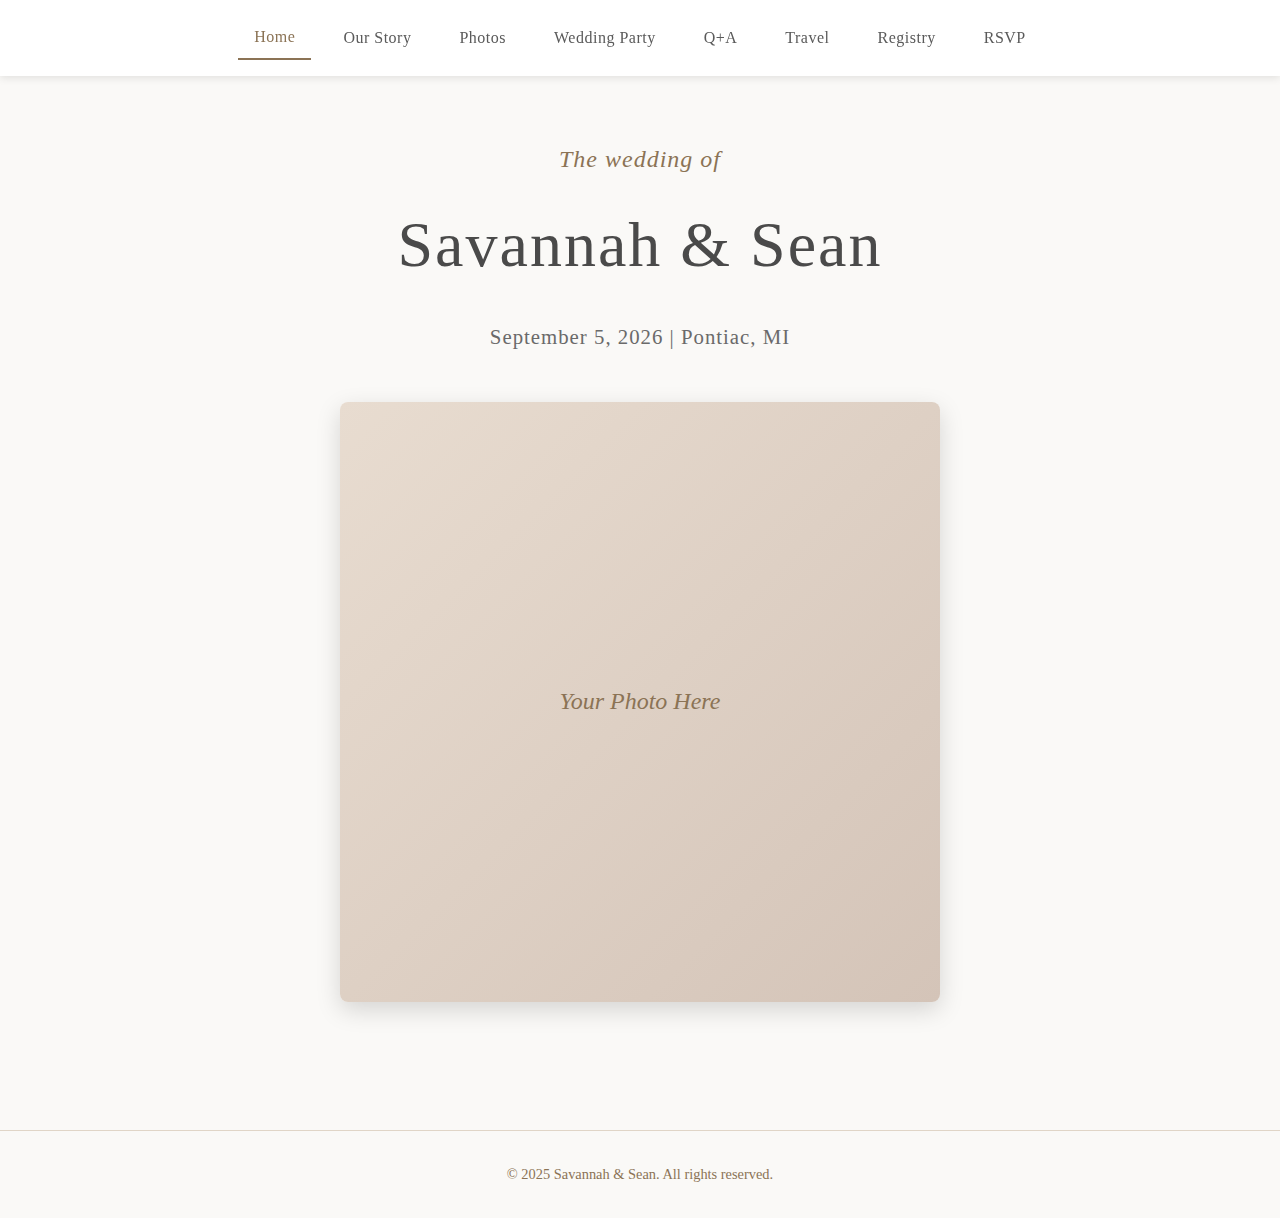
<file: index.html>
<!DOCTYPE html>
<html lang="en">
<head>
    <meta charset="UTF-8">
    <meta name="viewport" content="width=device-width, initial-scale=1.0">
    <title>Savannah & Sean | September 5, 2026</title>
    <link rel="stylesheet" href="styles.css">
</head>
<body>
    <!-- Navigation Header -->
    <nav class="navbar">
        <div class="nav-container">
            <ul class="nav-menu">
                <li class="nav-item"><a href="index.html" class="nav-link active">Home</a></li>
                <li class="nav-item"><a href="#" class="nav-link">Our Story</a></li>
                <li class="nav-item"><a href="#" class="nav-link">Photos</a></li>
                <li class="nav-item"><a href="#" class="nav-link">Wedding Party</a></li>
                <li class="nav-item"><a href="#" class="nav-link">Q+A</a></li>
                <li class="nav-item"><a href="#" class="nav-link">Travel</a></li>
                <li class="nav-item"><a href="#" class="nav-link">Registry</a></li>
                <li class="nav-item"><a href="#" class="nav-link">RSVP</a></li>
            </ul>
        </div>
    </nav>

    <!-- Hero Section -->
    <main class="hero-section">
        <div class="hero-content">
            <h2 class="subtitle">The wedding of</h2>
            <h1 class="couple-names">Savannah & Sean</h1>
            <p class="wedding-details">September 5, 2026 | Pontiac, MI</p>
        </div>

        <!-- Photo Section -->
        <div class="photo-container">
            <div class="photo-placeholder">
                <p>Your Photo Here</p>
            </div>
        </div>
    </main>

    <!-- Footer -->
    <footer class="footer">
        <p>&copy; 2025 Savannah & Sean. All rights reserved.</p>
    </footer>
</body>
</html>
</file>
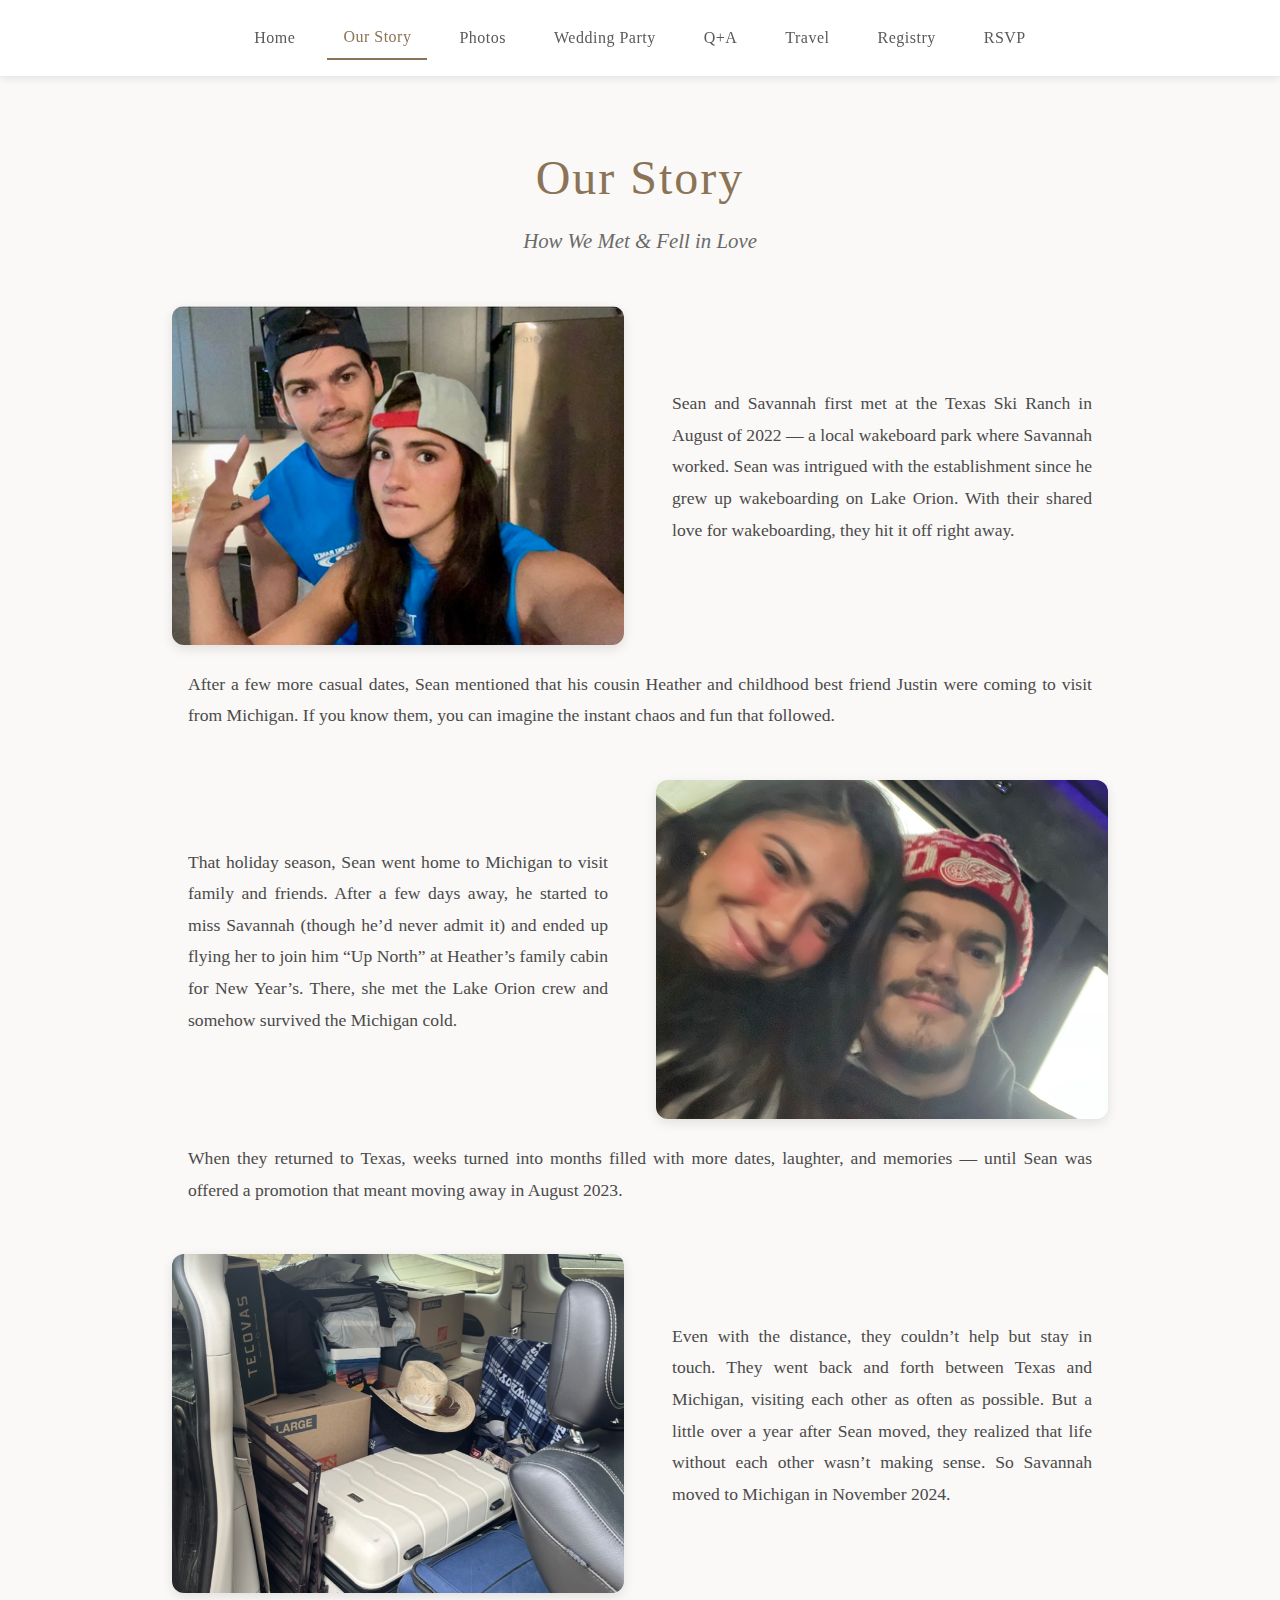
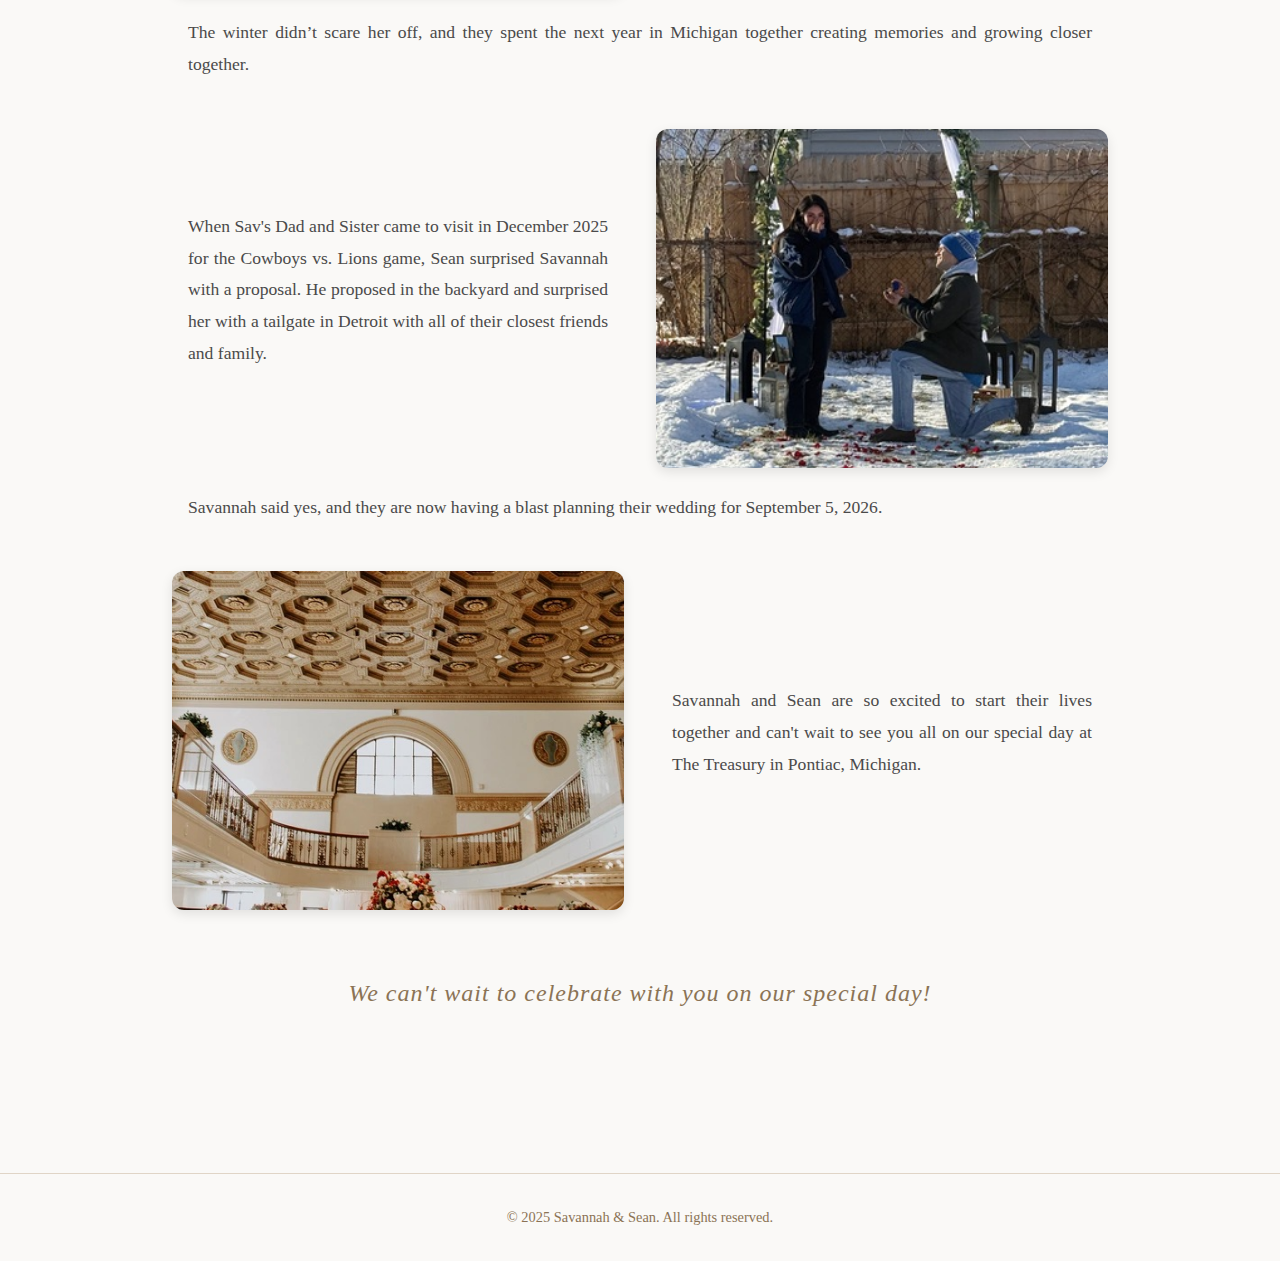
<file: ourstory.html>
<!DOCTYPE html>
<html lang="en">
<head>
    <meta charset="UTF-8">
    <meta name="viewport" content="width=device-width, initial-scale=1.0">
    <title>Our Story | Savannah & Sean</title>
    
    <!-- Open Graph / Facebook / iMessage -->
    <meta property="og:type" content="website">
    <meta property="og:url" content="https://savandsean.com/ourstory.html">
    <meta property="og:title" content="Our Story | Savannah & Sean">
    <meta property="og:description" content="Read about how Savannah and Sean met and fell in love. Wedding on September 5, 2026">
    <meta property="og:image" content="https://savandsean.com/media/savseanhomepage.jpeg">
    <meta property="og:image:width" content="1200">
    <meta property="og:image:height" content="630">
    
    <!-- Twitter / iMessage -->
    <meta name="twitter:card" content="summary_large_image">
    <meta name="twitter:url" content="https://savandsean.com/ourstory.html">
    <meta name="twitter:title" content="Our Story | Savannah & Sean">
    <meta name="twitter:description" content="Read about how Savannah and Sean met and fell in love. Wedding on September 5, 2026">
    <meta name="twitter:image" content="https://savandsean.com/media/savseanhomepage.jpeg">
    
    <link rel="stylesheet" href="styles.css">
</head>
<body>
    <!-- Navigation Header -->
    <div class="nav-overlay" id="navOverlay"></div>
    <nav class="navbar">
        <div class="nav-container">
            <div class="nav-brand">Savannah & Sean</div>
            <button class="nav-toggle" id="navToggle" aria-label="Toggle navigation">
                <span class="hamburger"></span>
                <span class="hamburger"></span>
                <span class="hamburger"></span>
            </button>
            <ul class="nav-menu" id="navMenu">
                <li class="nav-item"><a href="index.html" class="nav-link">Home</a></li>
                <li class="nav-item"><a href="ourstory.html" class="nav-link active">Our Story</a></li>
                <li class="nav-item"><a href="photos.html" class="nav-link">Photos</a></li>
                <li class="nav-item"><a href="party.html" class="nav-link">Wedding Party</a></li>
                <li class="nav-item"><a href="qa.html" class="nav-link">Q+A</a></li>
                <li class="nav-item"><a href="#" class="nav-link">Travel</a></li>
                <li class="nav-item"><a href="#" class="nav-link">Registry</a></li>
                <li class="nav-item"><a href="rsvp.html" class="nav-link">RSVP</a></li>
            </ul>
        </div>
    </nav>

    <!-- Our Story Section -->
    <main class="story-section">
        <div class="story-container">
            <h1 class="story-title">Our Story</h1>
            <p class="story-subtitle">How We Met & Fell in Love</p>

            <!-- Story Block 1: Photo Left, Text Right -->
            <div class="story-block">
                <div class="story-row photo-left">
                    <div class="story-photo">
                        <img src="media/ourstory1.jpeg" alt="Savannah and Sean - Photo 1">
                    </div>
                    <div class="story-text">
                        <p>Sean and Savannah first met at the Texas Ski Ranch in August of 2022 — a local wakeboard park where Savannah worked. Sean was intrigued with the establishment since he grew up wakeboarding on Lake Orion. With their shared love for wakeboarding, they hit it off right away.</p>
                    </div>
                </div>
                <div class="story-row full-width">
                    <p>After a few more casual dates, Sean mentioned that his cousin Heather and childhood best friend Justin were coming to visit from Michigan. If you know them, you can imagine the instant chaos and fun that followed.</p>
                </div>
            </div>

            <!-- Story Block 2: Photo Right, Text Left -->
            <div class="story-block">
                <div class="story-row photo-right">
                    <div class="story-text">
                        <p>That holiday season, Sean went home to Michigan to visit family and friends. After a few days away, he started to miss Savannah (though he’d never admit it) and ended up flying her to join him “Up North” at Heather’s family cabin for New Year’s. There, she met the Lake Orion crew and somehow survived the Michigan cold.</p>
                    </div>
                    <div class="story-photo">
                        <img src="media/ourstory2.jpeg" alt="Savannah and Sean - Photo 2">
                    </div>
                </div>
                <div class="story-row full-width">
                    <p>When they returned to Texas, weeks turned into months filled with more dates, laughter, and memories — until Sean was offered a promotion that meant moving away in August 2023.</p>
                </div>
            </div>

            <!-- Story Block 3: Photo Left, Text Right -->
            <div class="story-block">
                <div class="story-row photo-left">
                    <div class="story-photo">
                        <img src="media/ourstory3.jpeg" alt="Savannah and Sean - Photo 3">
                    </div>
                    <div class="story-text">
                        <p>Even with the distance, they couldn’t help but stay in touch. They went back and forth between Texas and Michigan, visiting each other as often as possible. But a little over a year after Sean moved, they realized that life without each other wasn’t making sense. So Savannah moved to Michigan in November 2024.</p>
                    </div>
                </div>
                <div class="story-row full-width">
                    <p>The winter didn’t scare her off, and they spent the next year in Michigan together creating memories and growing closer together.</p>
                </div>
            </div>

            <!-- Story Block 4: Photo Right, Text Left -->
            <div class="story-block">
                <div class="story-row photo-right">
                    <div class="story-text">
                        <p>When Sav's Dad and Sister came to visit in December 2025 for the Cowboys vs. Lions game, Sean surprised Savannah with a proposal. He proposed in the backyard and surprised her with a tailgate in Detroit with all of their closest friends and family.</p>
                    </div>
                    <div class="story-photo">
                        <img src="media/ourstory4.jpeg" alt="Savannah and Sean - Photo 4">
                    </div>
                </div>
                <div class="story-row full-width">
                    <p>Savannah said yes, and they are now having a blast planning their wedding for September 5, 2026.</p>
                </div>
            </div>

            <!-- Story Block 5: Photo Left, Text Right -->
            <div class="story-block">
                <div class="story-row photo-left">
                    <div class="story-photo">
                        <img src="media/ourstory5.jpeg" alt="Savannah and Sean - Photo 5">
                    </div>
                    <div class="story-text">
                        <p>Savannah and Sean are so excited to start their lives together and can't wait to see you all on our special day at The Treasury in Pontiac, Michigan.</p>
                    </div>
                </div>
            </div>

            <!-- Closing Message -->
            <div class="story-closing">
                <p class="closing-text">We can't wait to celebrate with you on our special day!</p>
            </div>
        </div>
    </main>

    <!-- Footer -->
    <footer class="footer">
        <p>&copy; 2025 Savannah & Sean. All rights reserved.</p>
    </footer>

    <!-- Mobile Navigation Script -->
    <script>
        document.addEventListener('DOMContentLoaded', function() {
            const navToggle = document.getElementById('navToggle');
            const navMenu = document.getElementById('navMenu');
            const navOverlay = document.getElementById('navOverlay');
            
            function closeMenu() {
                if (navToggle) navToggle.classList.remove('active');
                if (navMenu) navMenu.classList.remove('active');
                if (navOverlay) navOverlay.classList.remove('active');
            }
            
            if (navToggle && navMenu) {
                navToggle.addEventListener('click', function() {
                    navToggle.classList.toggle('active');
                    navMenu.classList.toggle('active');
                    if (navOverlay) navOverlay.classList.toggle('active');
                });
                
                // Close menu when clicking on overlay
                if (navOverlay) {
                    navOverlay.addEventListener('click', closeMenu);
                }
                
                // Close menu when clicking on a link
                const navLinks = document.querySelectorAll('.nav-link');
                navLinks.forEach(link => {
                    link.addEventListener('click', closeMenu);
                });
                
                // Close menu when clicking outside
                document.addEventListener('click', function(event) {
                    const isClickInsideNav = navMenu.contains(event.target) || navToggle.contains(event.target);
                    if (!isClickInsideNav && navMenu.classList.contains('active')) {
                        closeMenu();
                    }
                });
            }
        });
    </script>
</body>
</html>
</file>
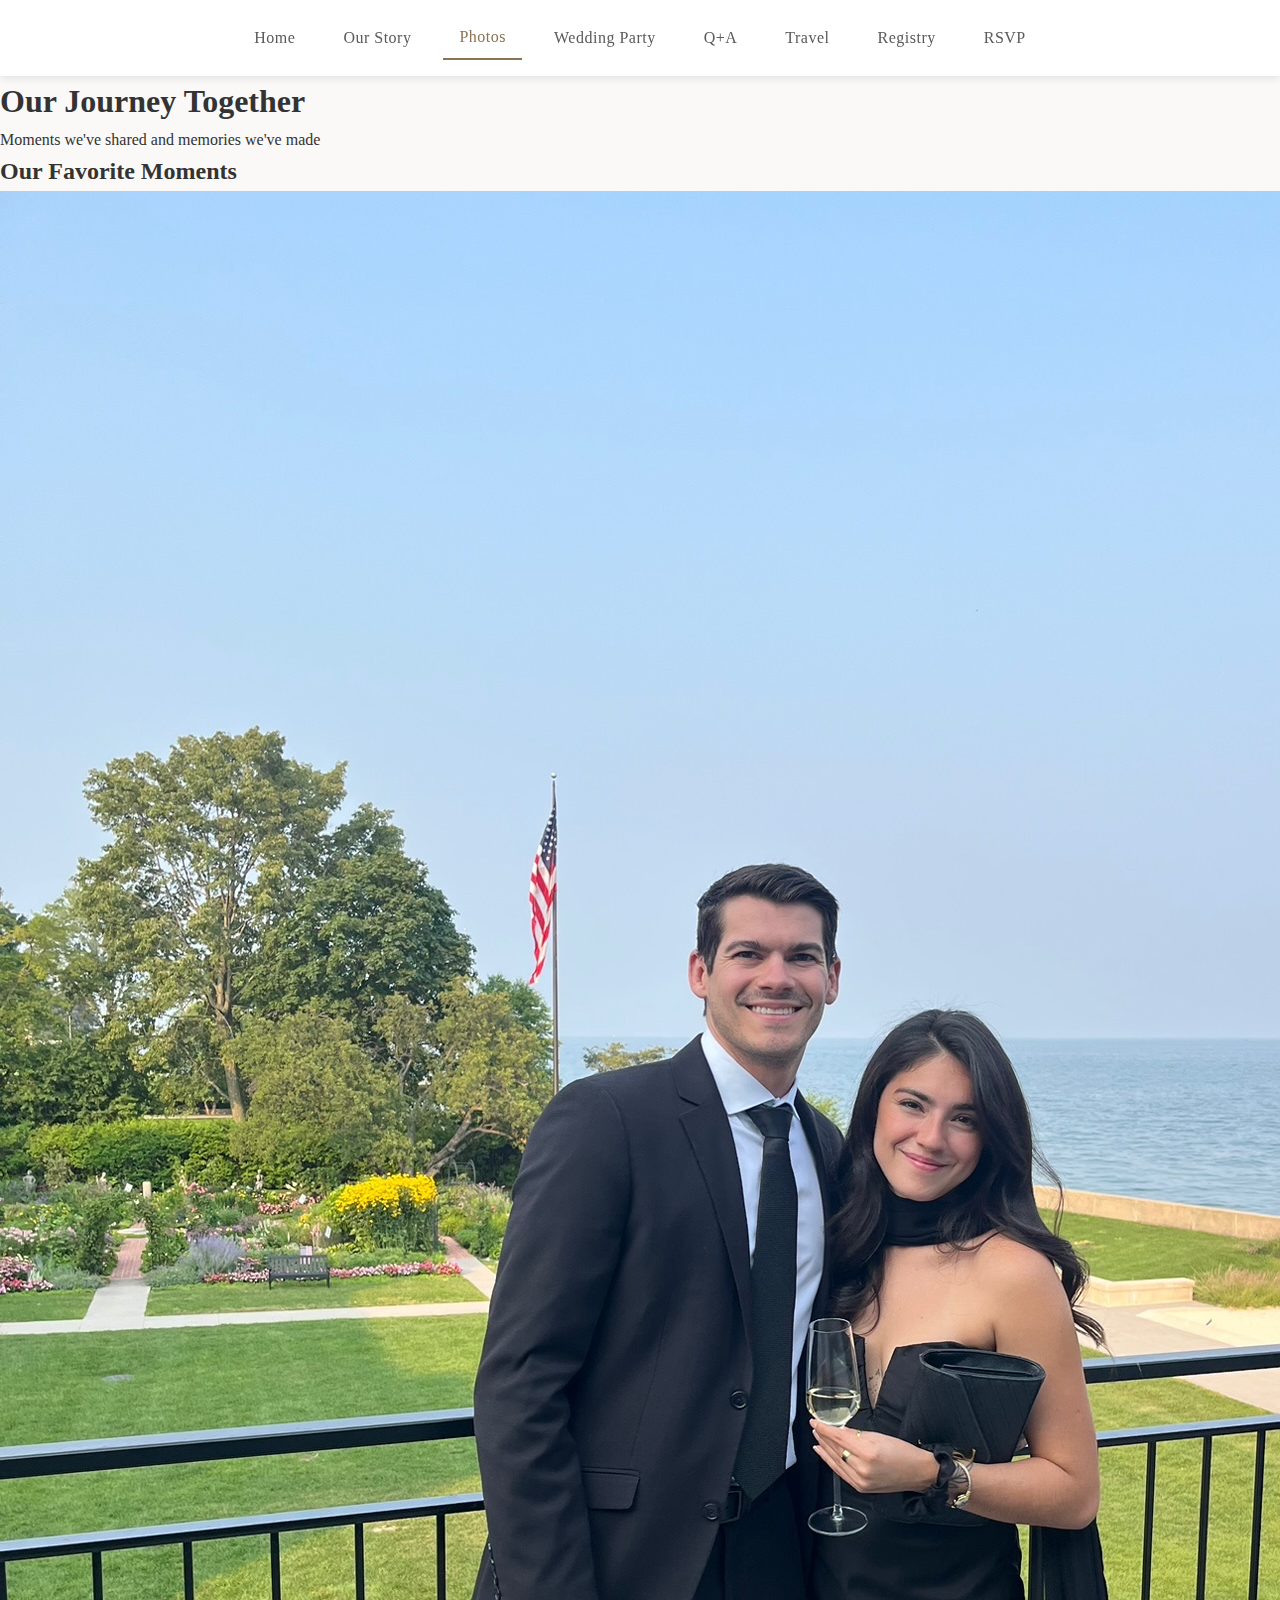
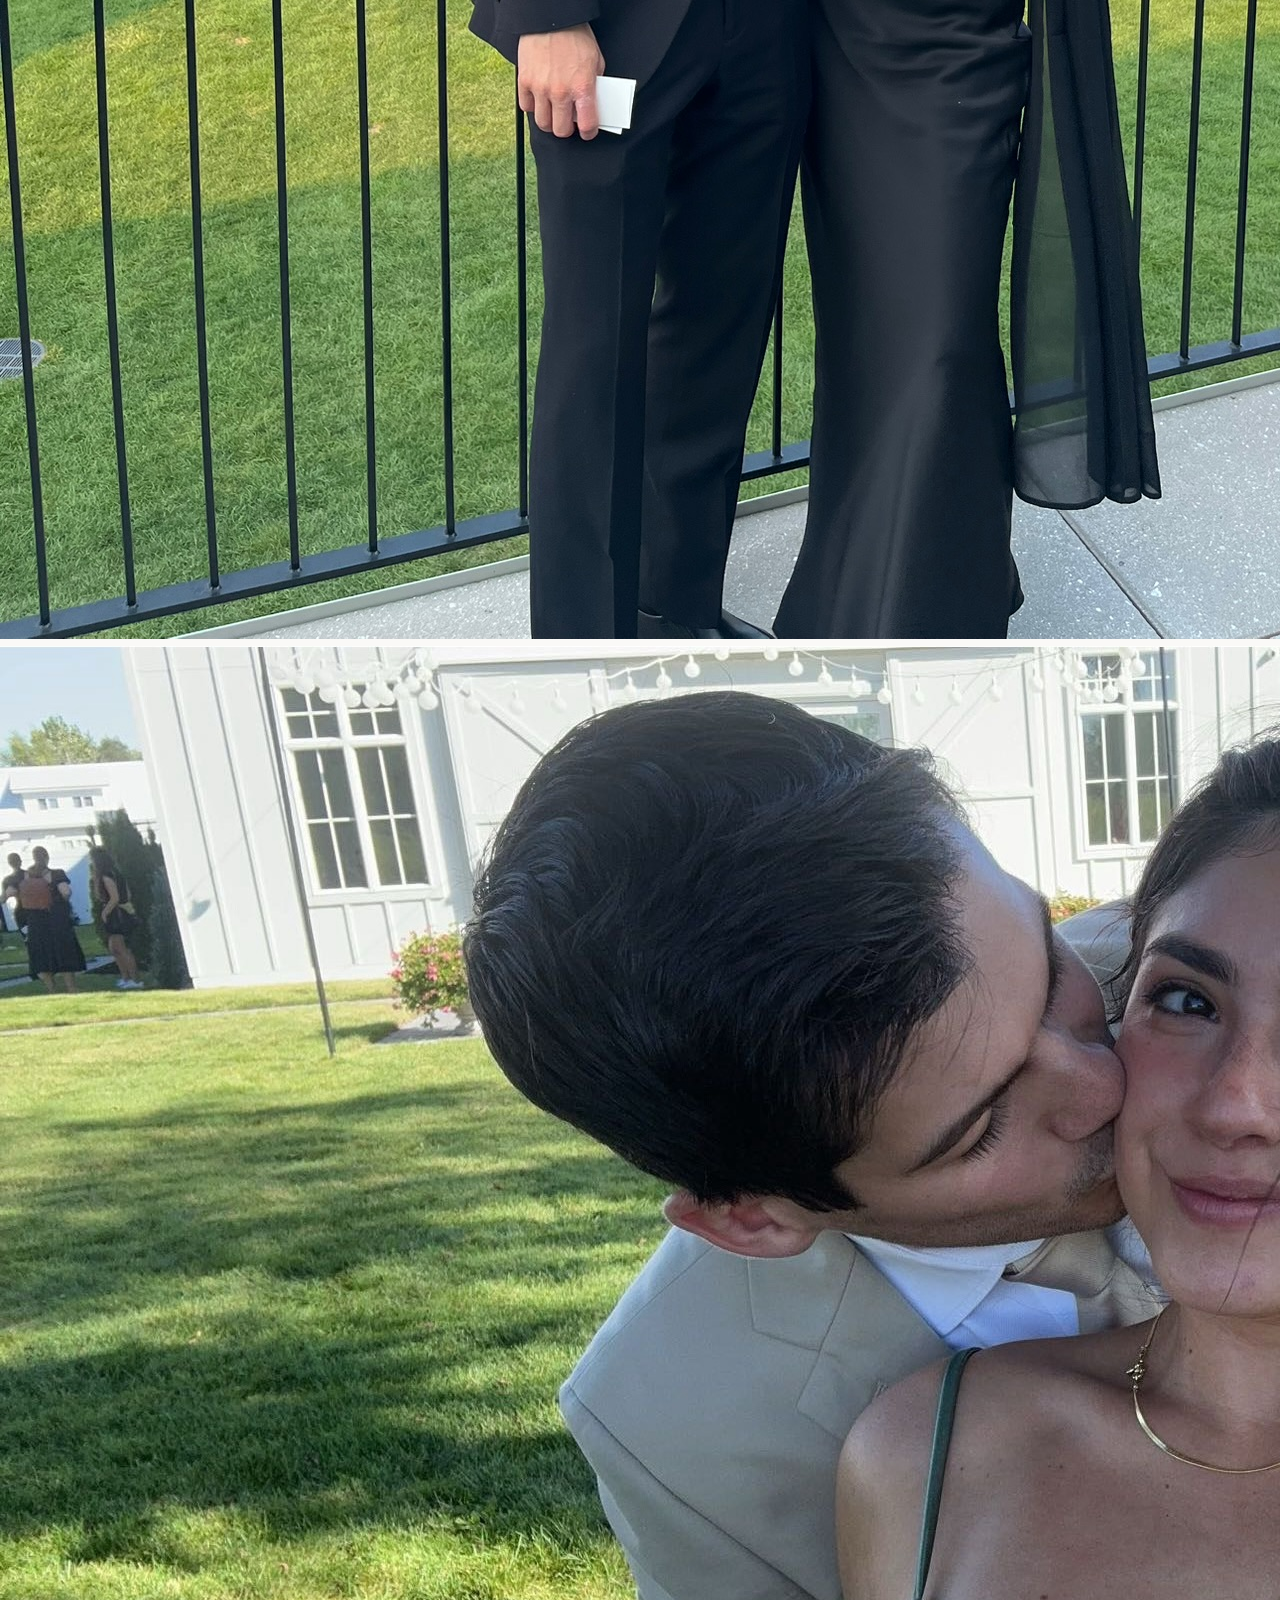
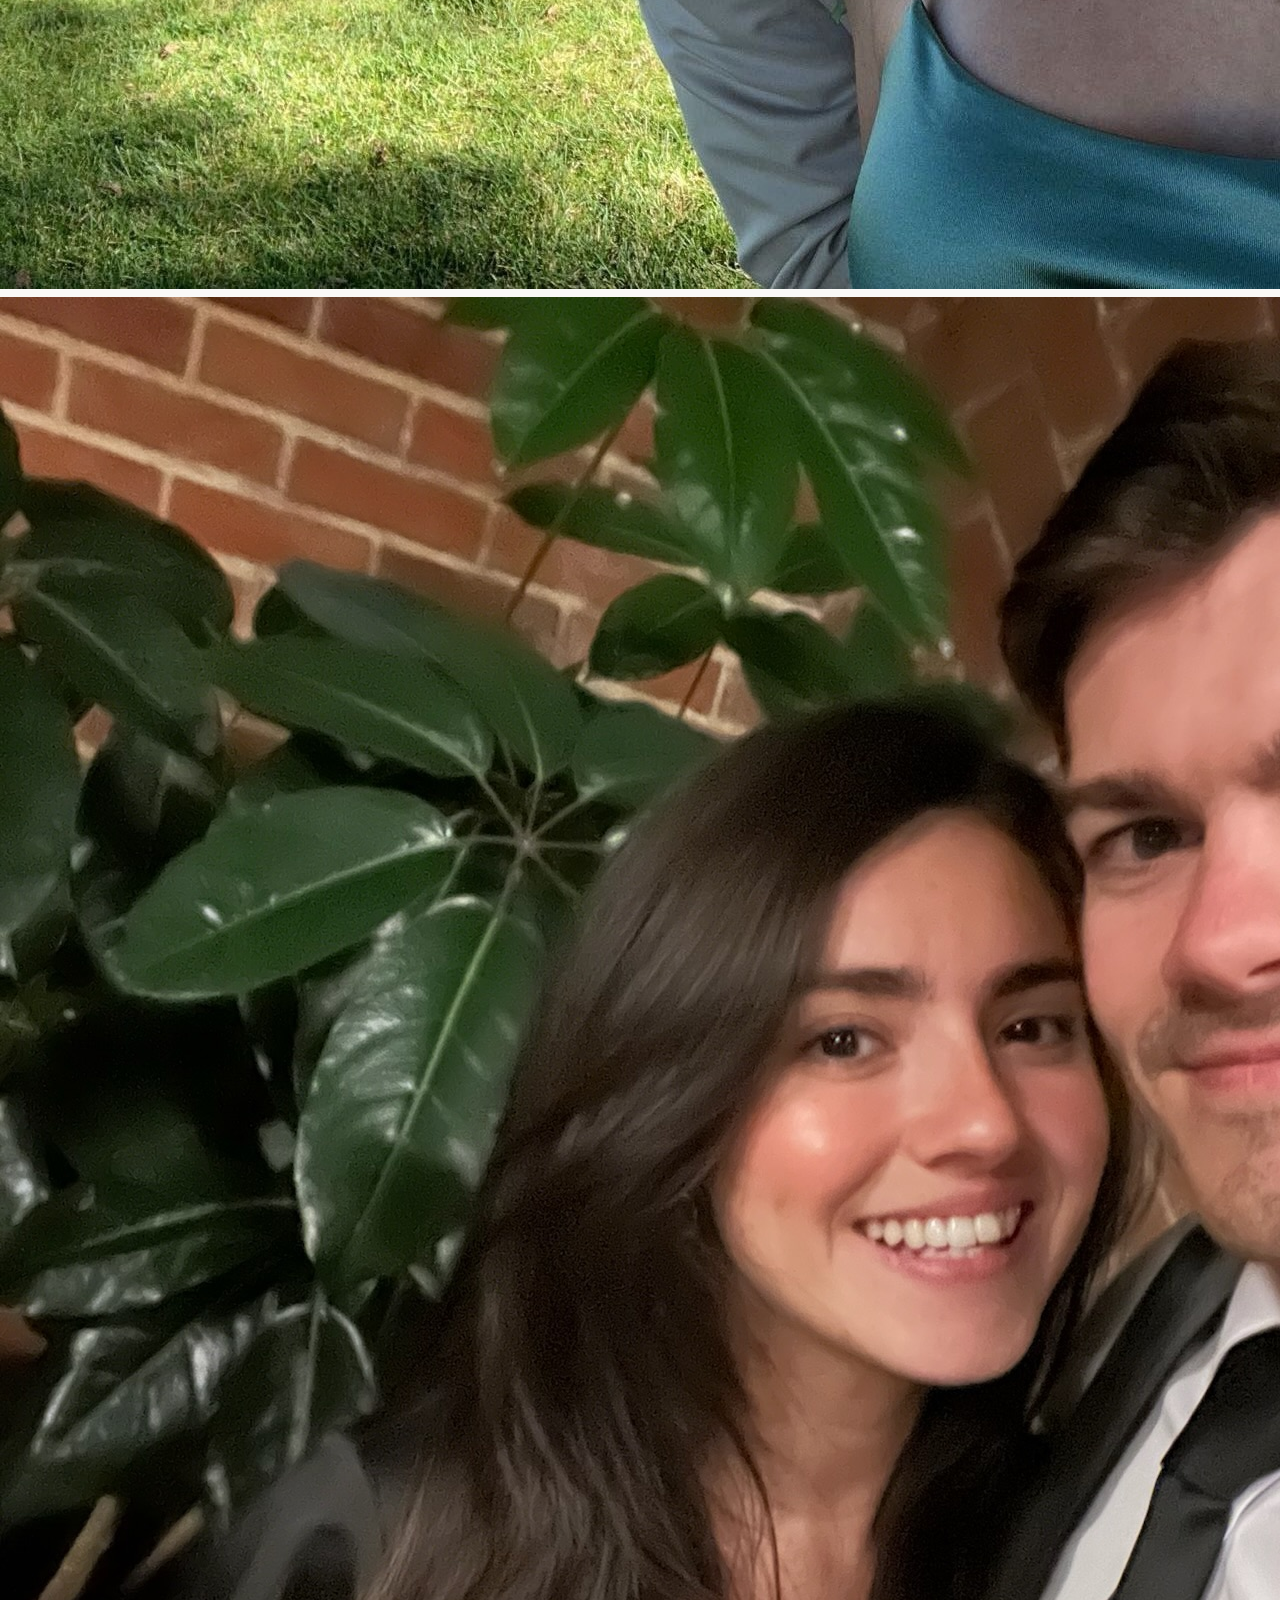
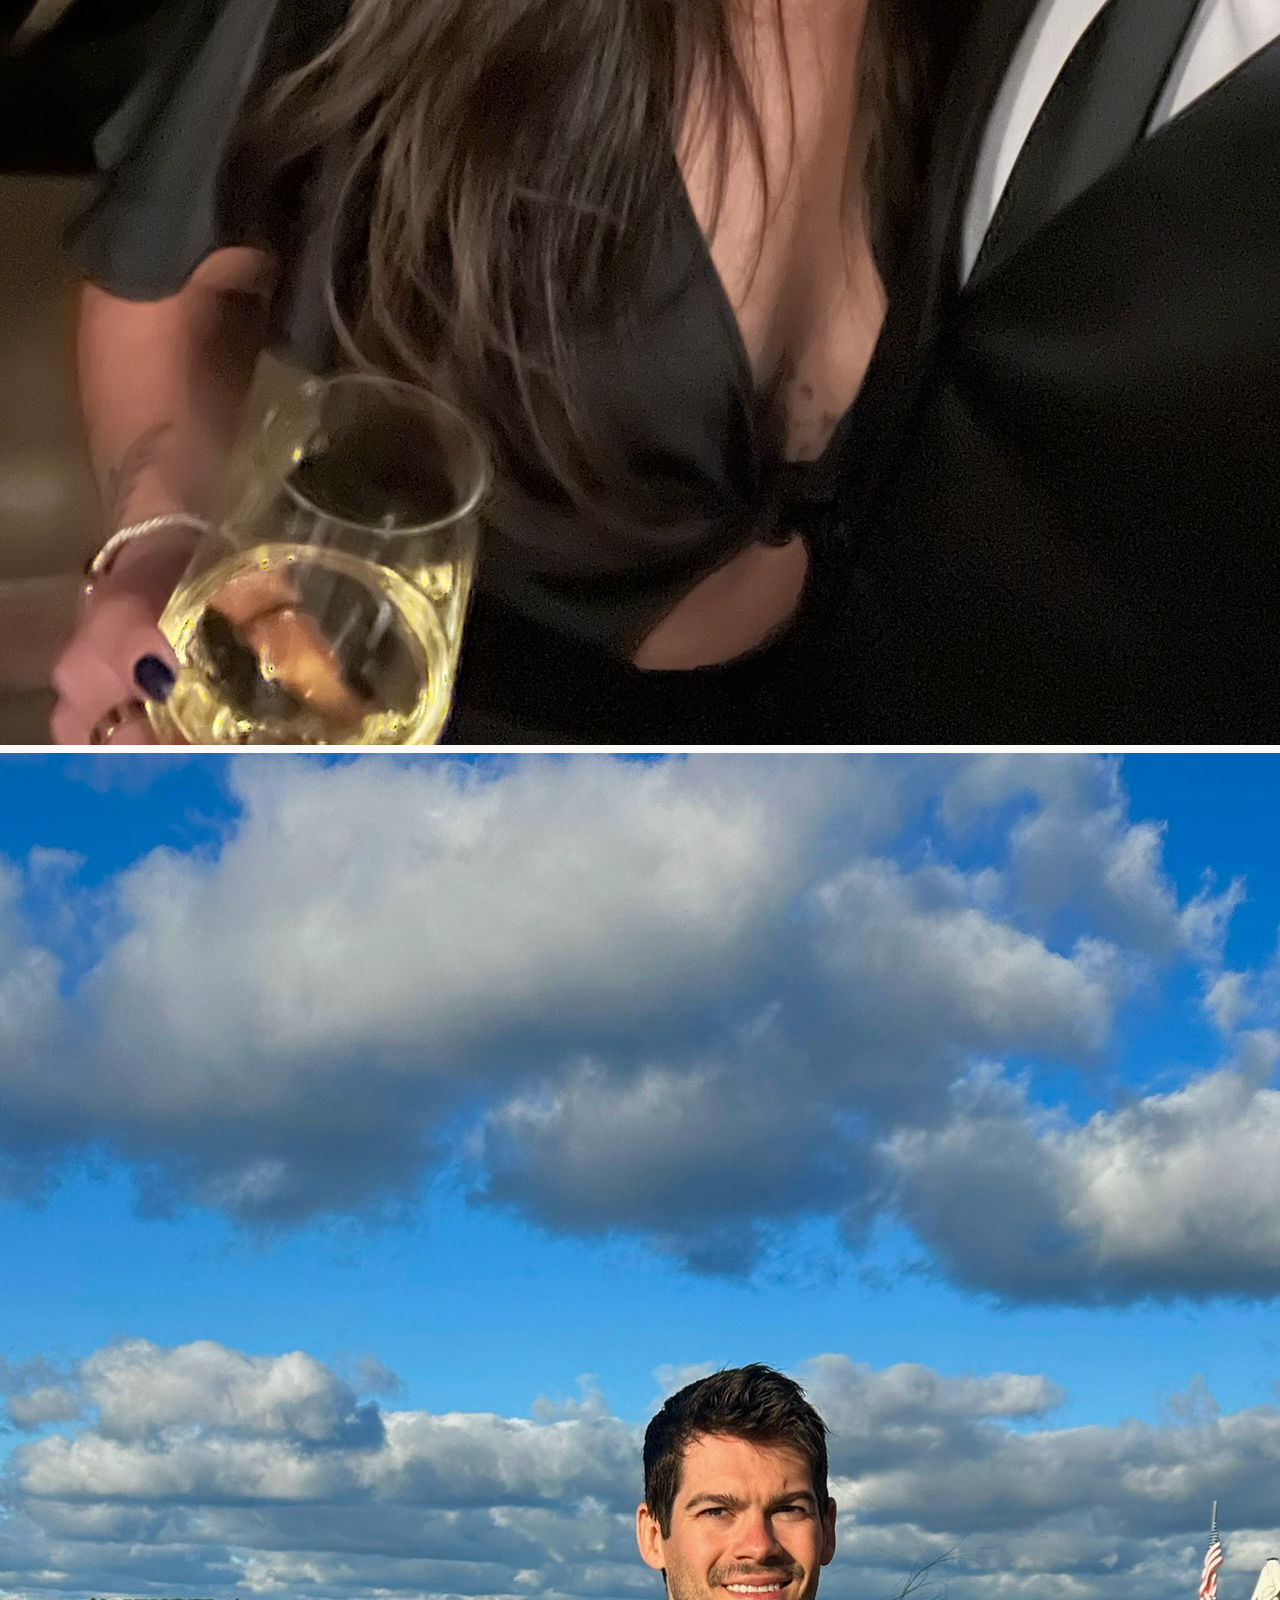
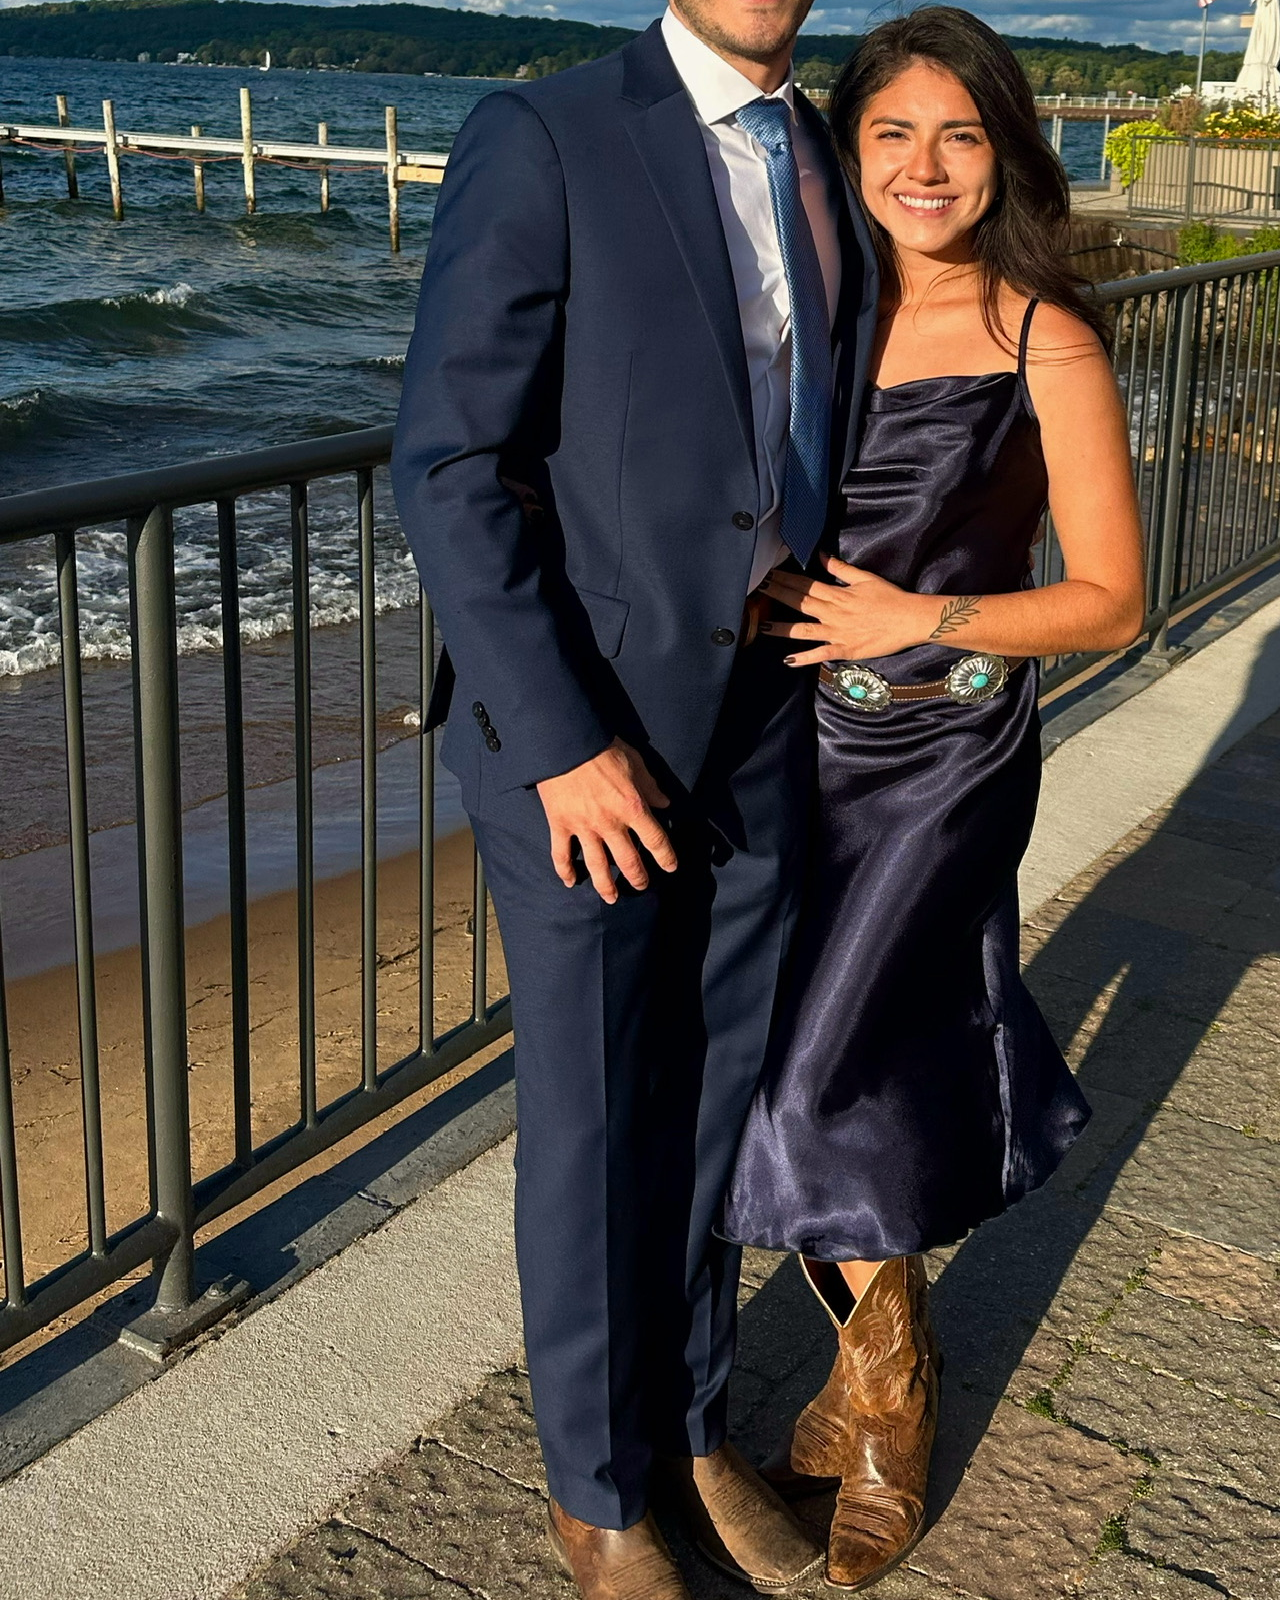
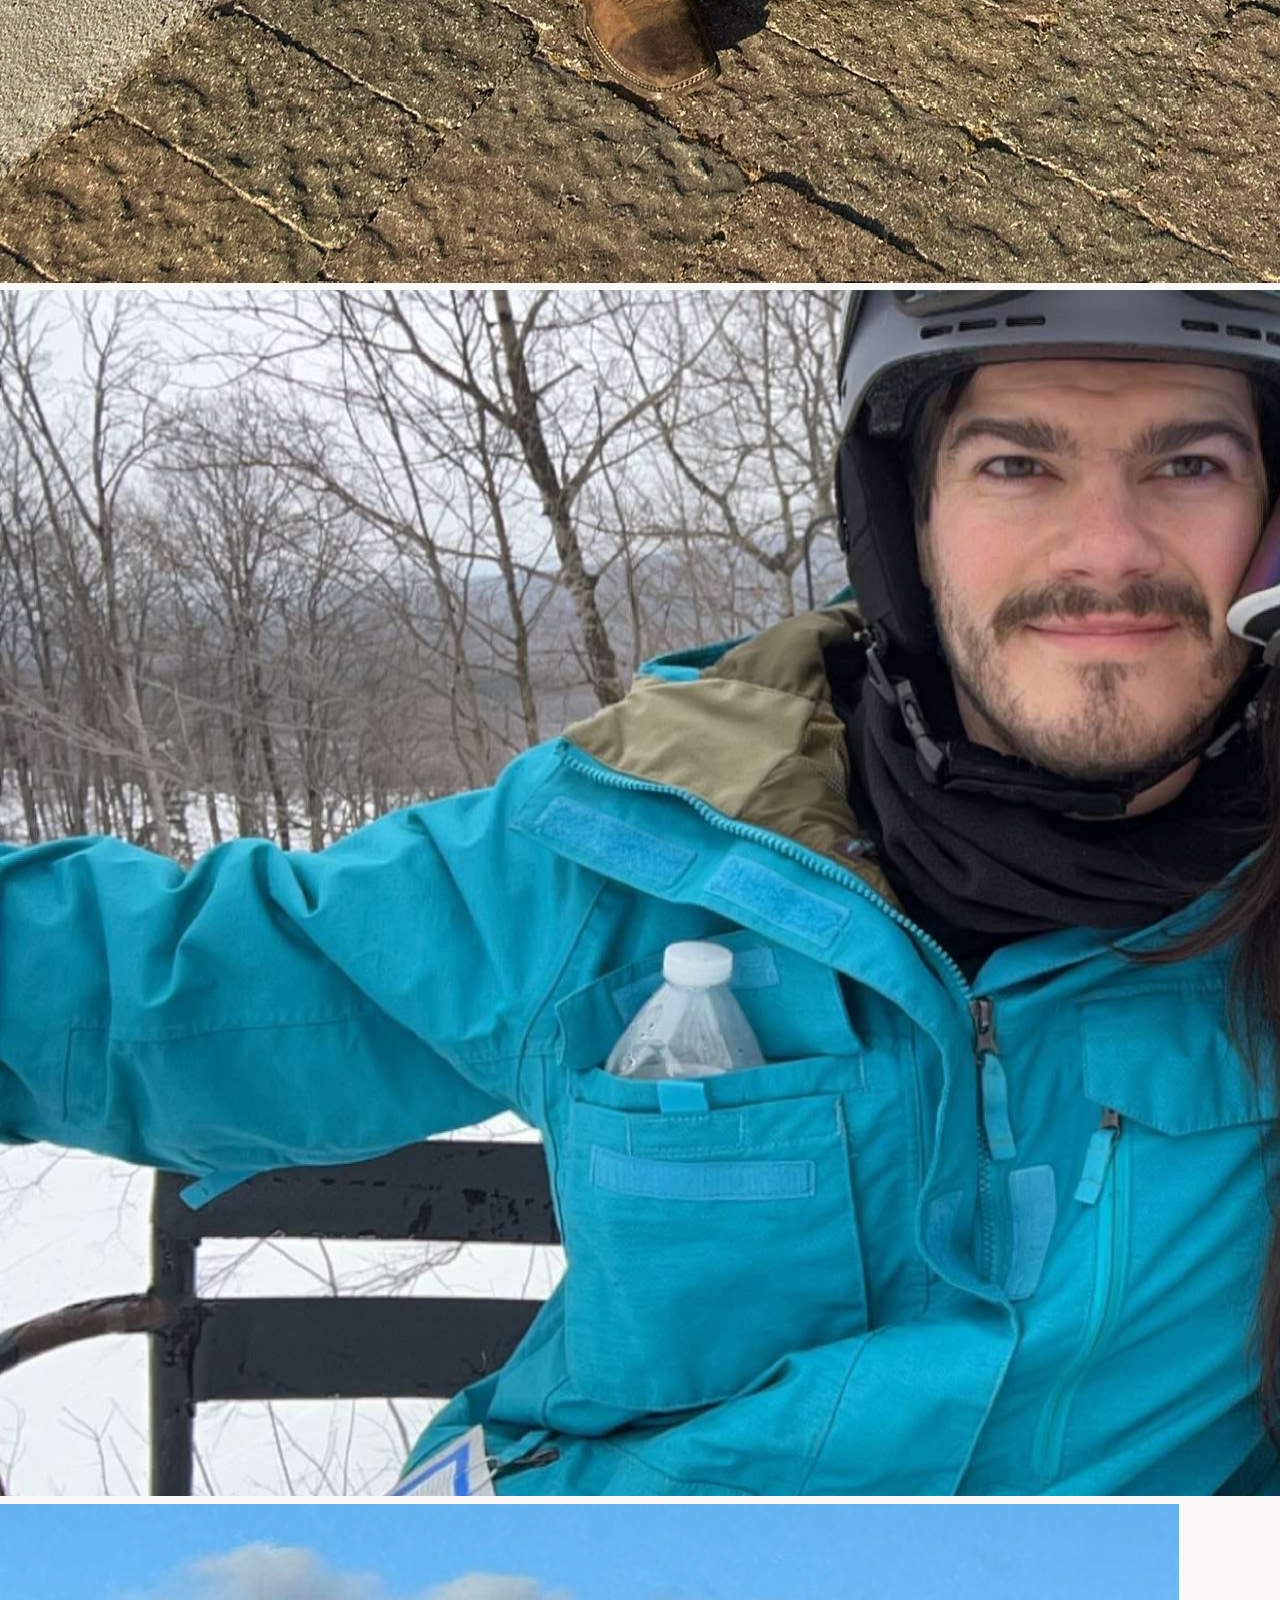
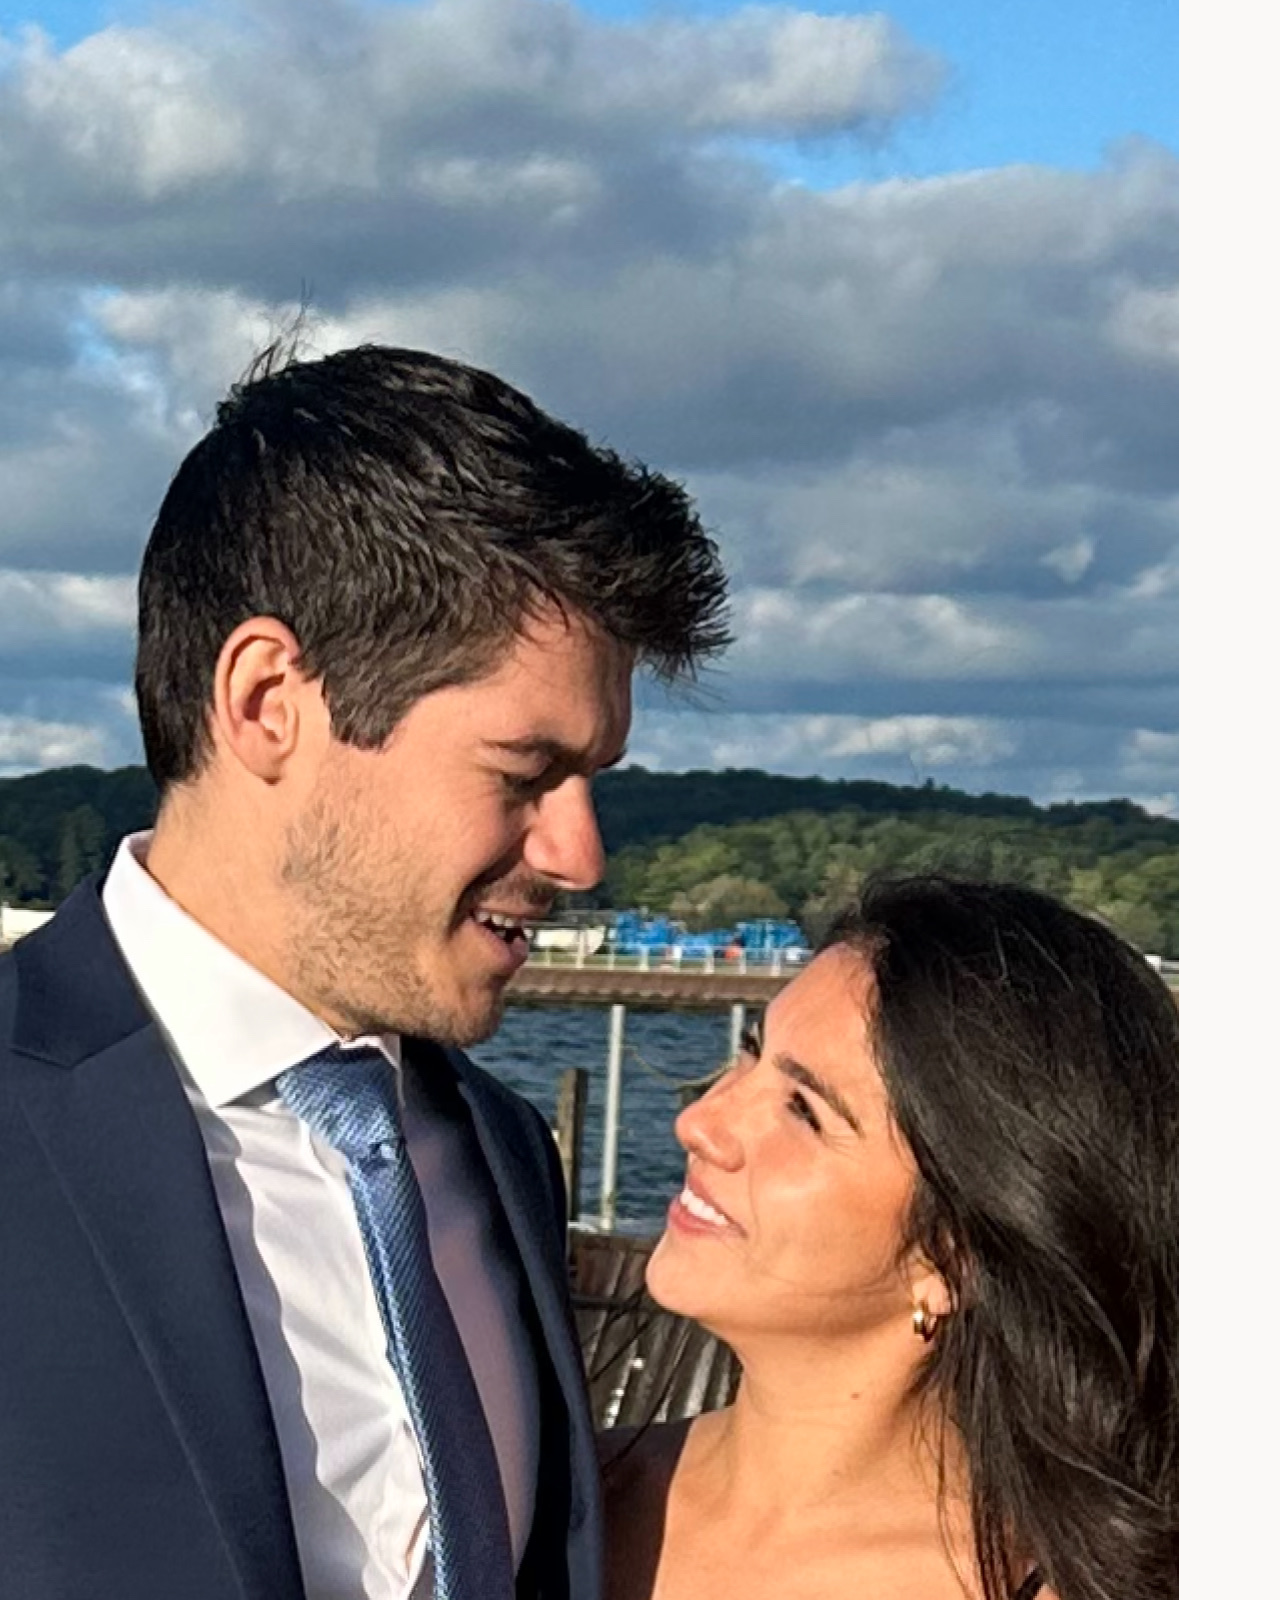
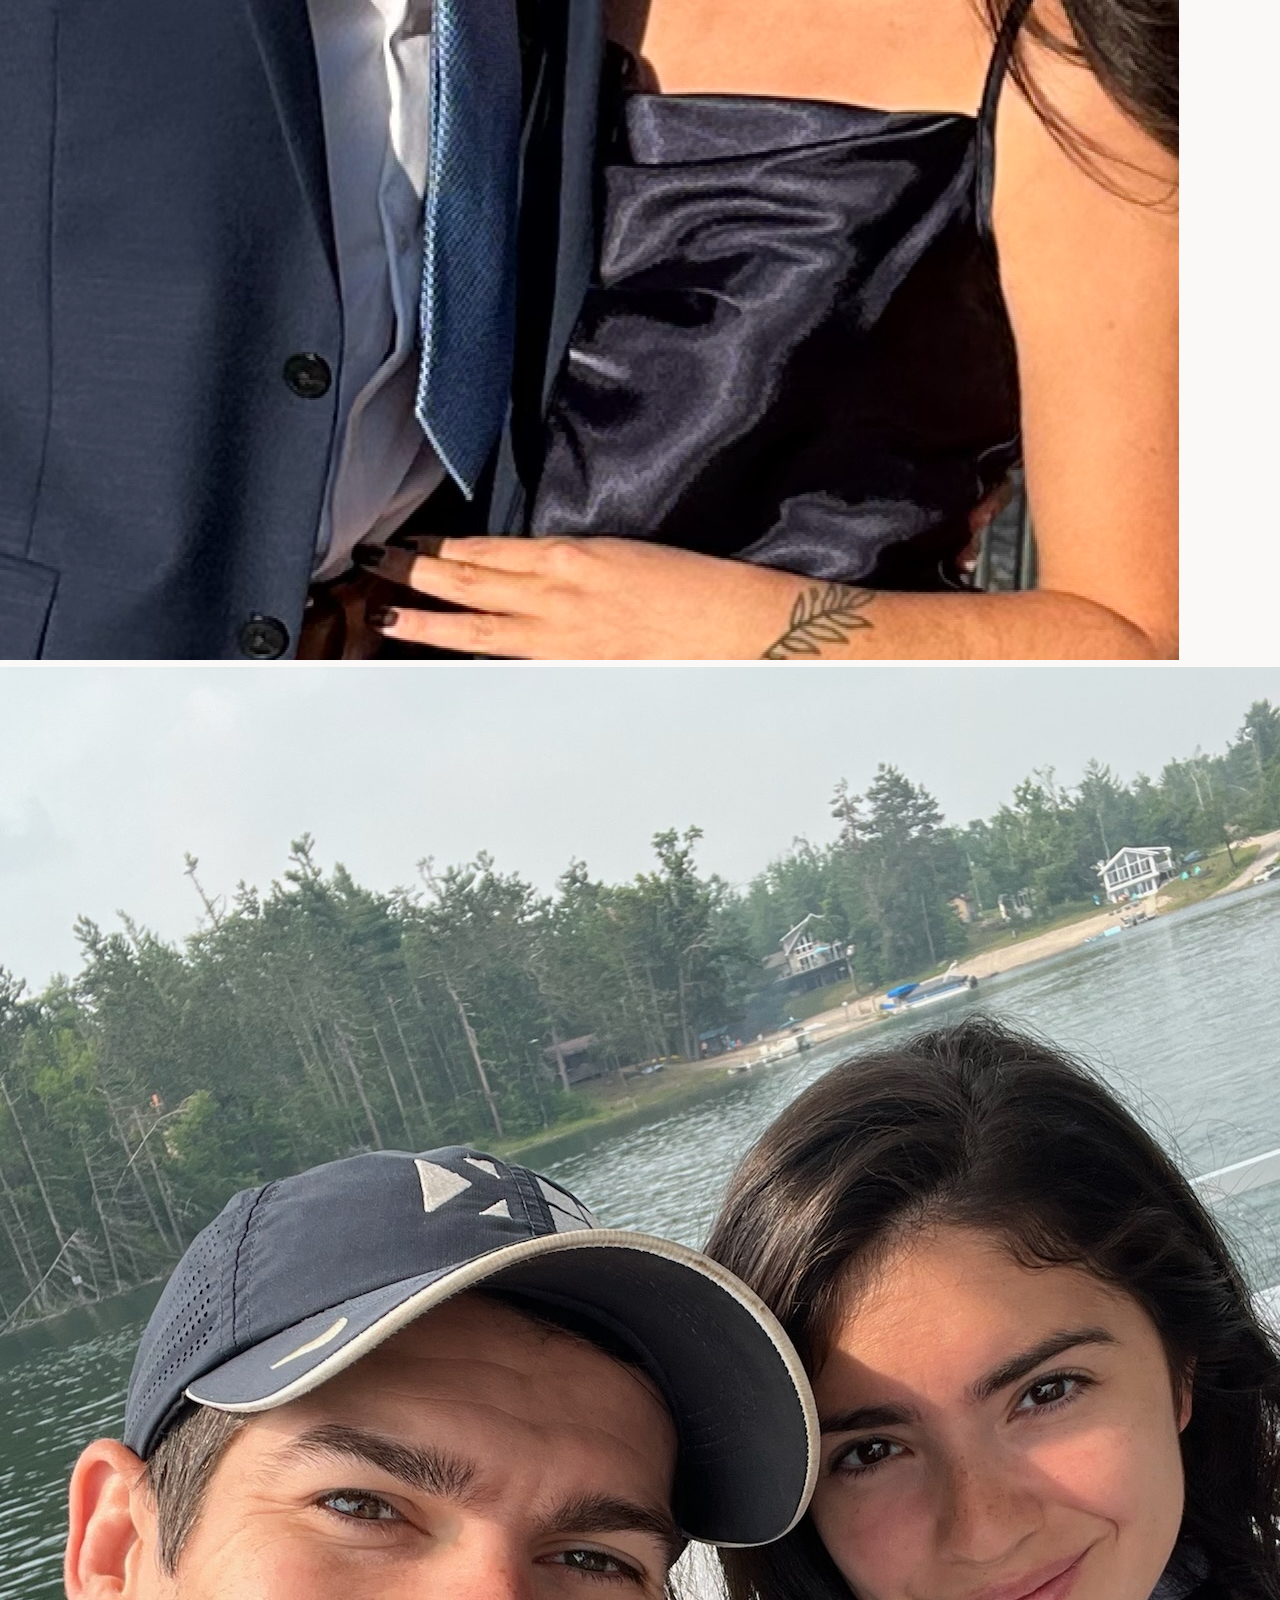
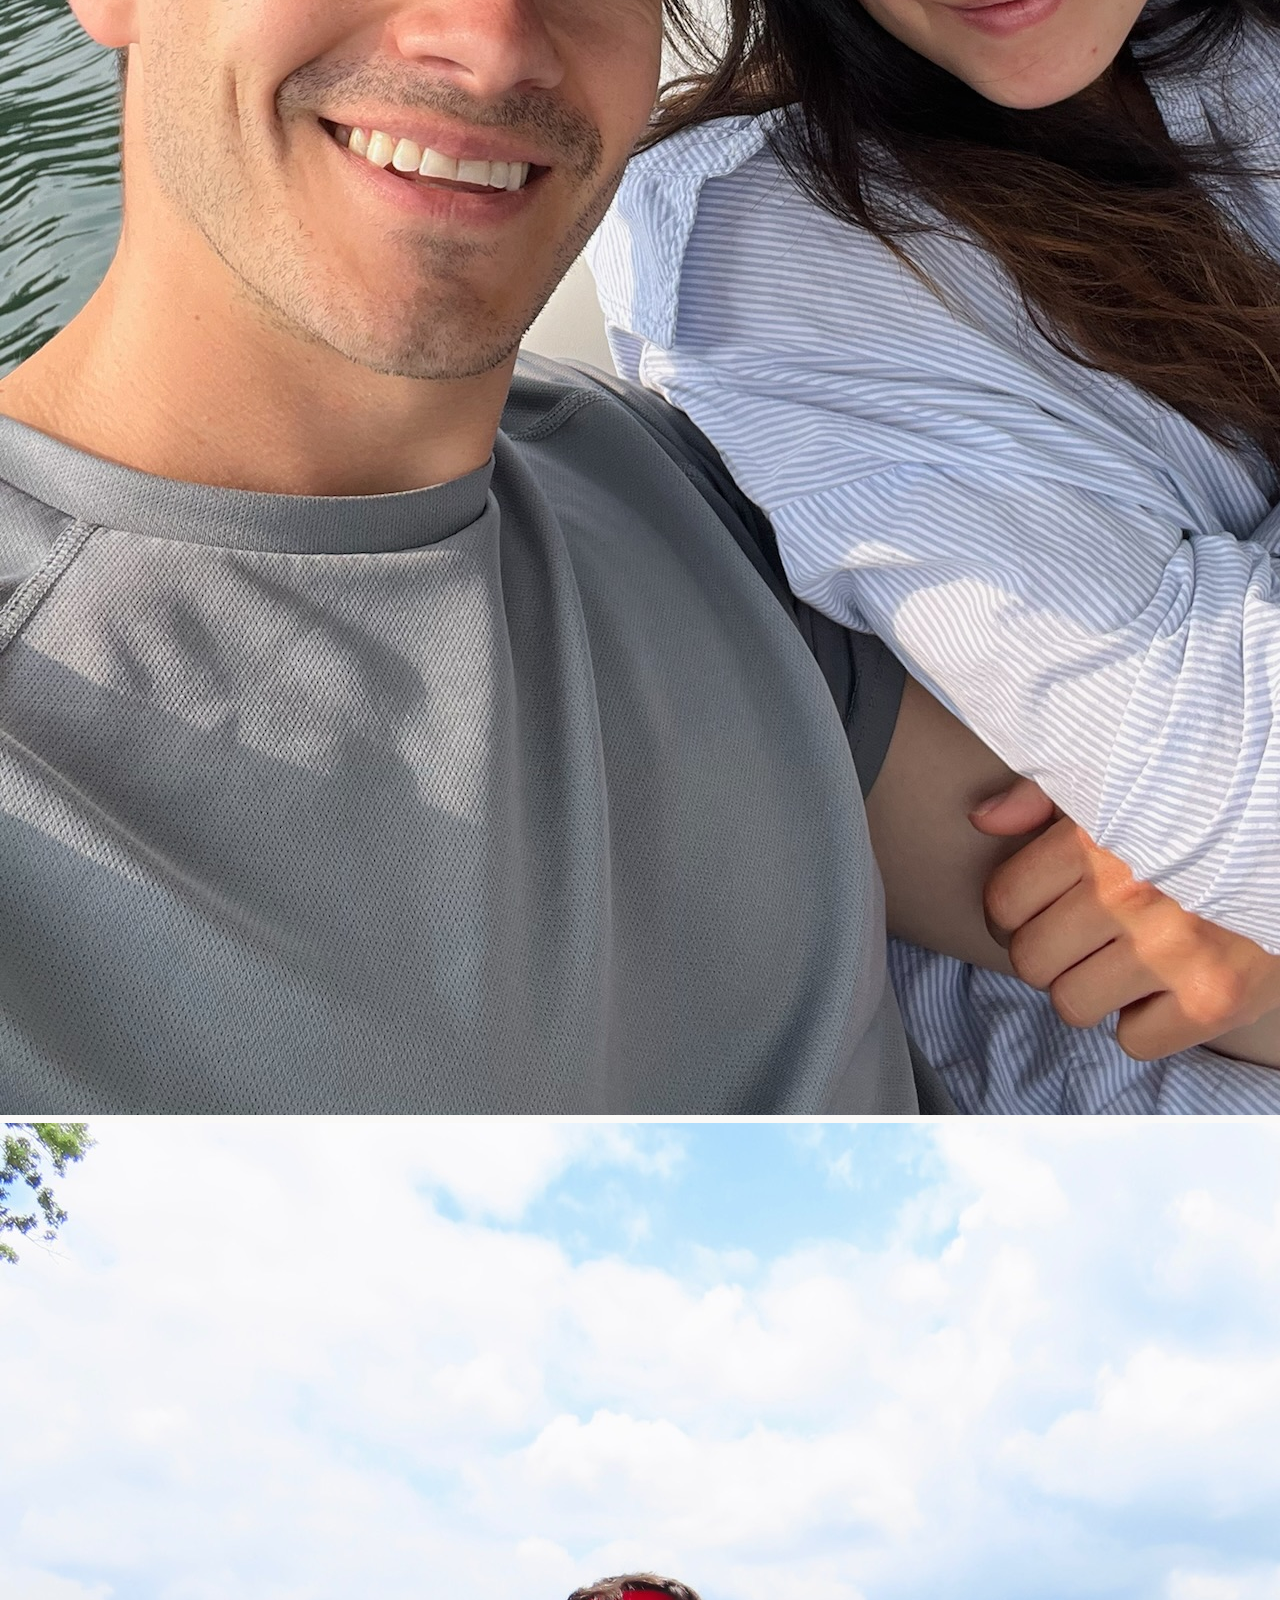
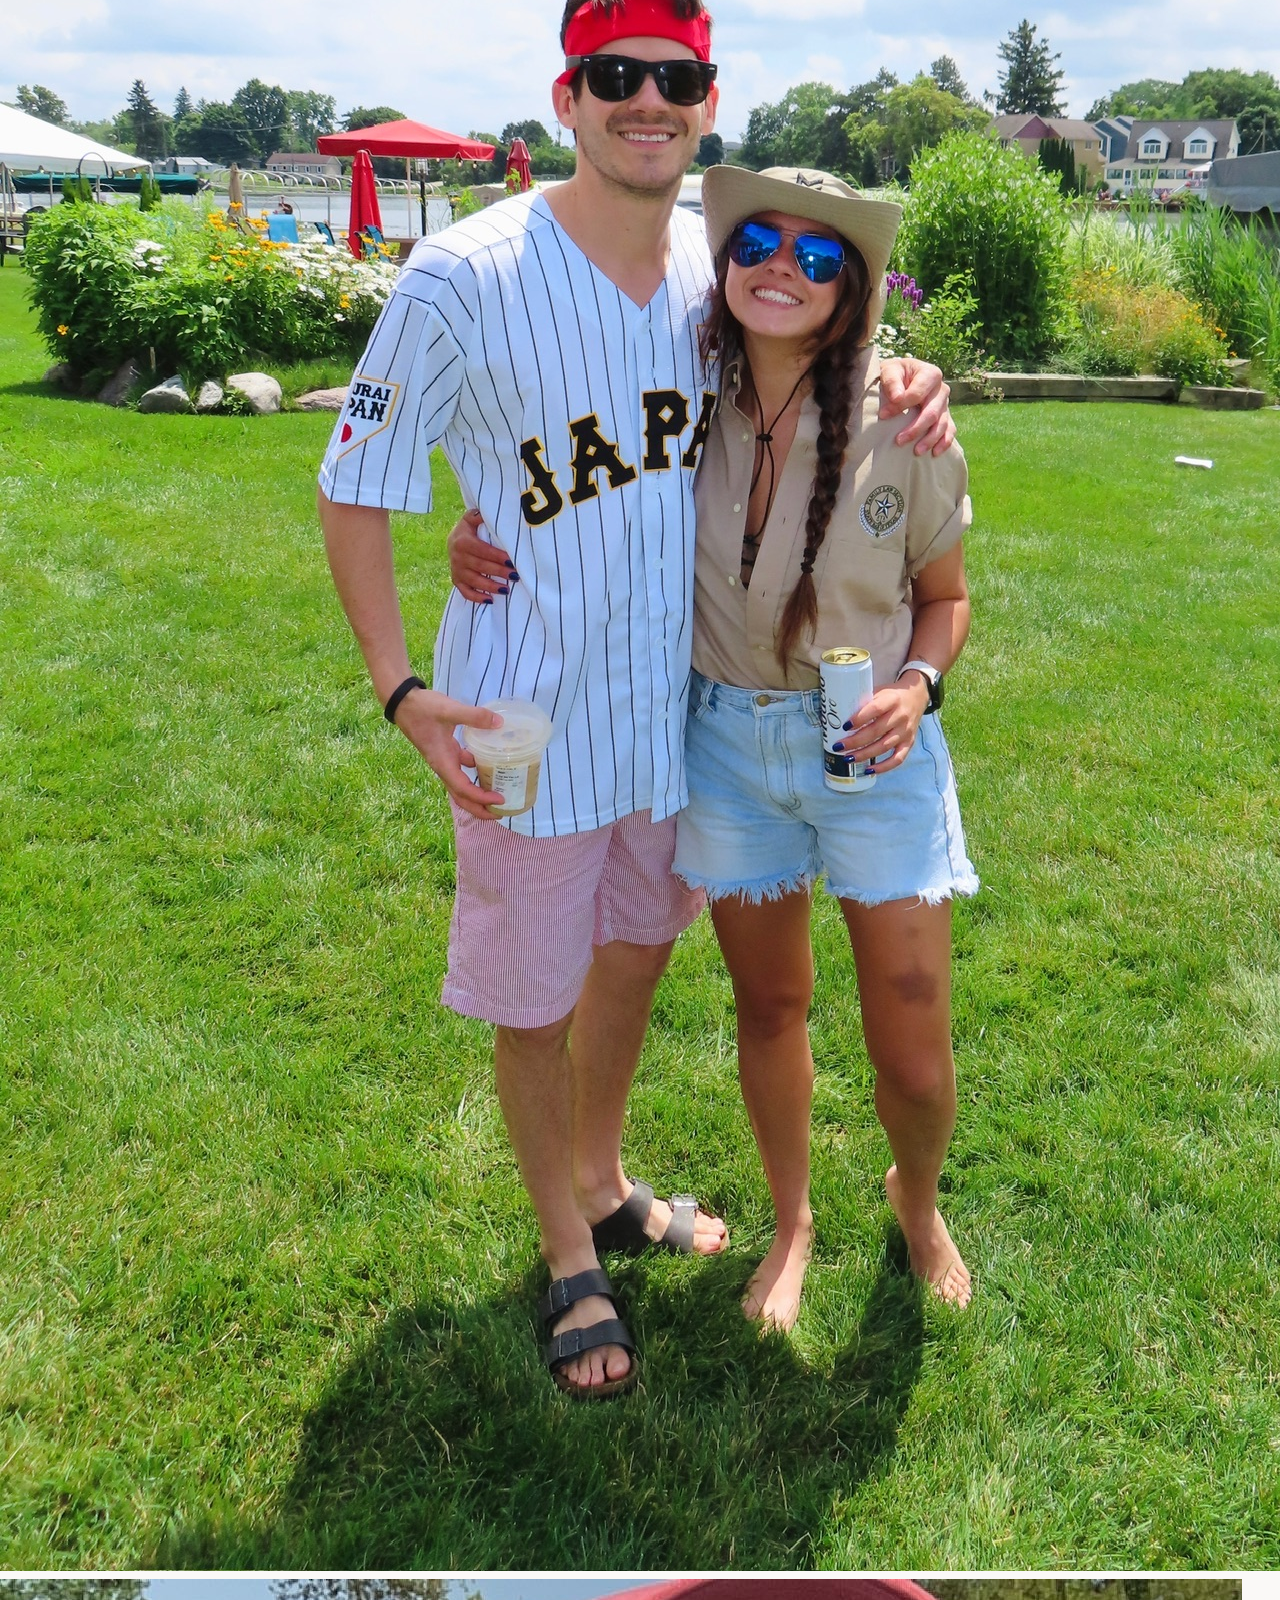
<file: photos.html>
<!DOCTYPE html>
<html lang="en">
<head>
    <meta charset="UTF-8">
    <meta name="viewport" content="width=device-width, initial-scale=1.0">
    <title>Photos | Savannah & Sean</title>
    
    <!-- Open Graph / Facebook / iMessage -->
    <meta property="og:type" content="website">
    <meta property="og:url" content="https://savandsean.com/photos.html">
    <meta property="og:title" content="Photos | Savannah & Sean">
    <meta property="og:description" content="View our photo gallery. Wedding on September 5, 2026">
    <meta property="og:image" content="https://savandsean.com/media/savseanhomepage.jpeg">
    <meta property="og:image:width" content="1200">
    <meta property="og:image:height" content="630">
    
    <!-- Twitter / iMessage -->
    <meta name="twitter:card" content="summary_large_image">
    <meta name="twitter:url" content="https://savandsean.com/photos.html">
    <meta name="twitter:title" content="Photos | Savannah & Sean">
    <meta name="twitter:description" content="View our photo gallery. Wedding on September 5, 2026">
    <meta name="twitter:image" content="https://savandsean.com/media/savseanhomepage.jpeg">
    
    <link rel="stylesheet" href="styles.css">
</head>
<body>
    <!-- Navigation Header -->
    <div class="nav-overlay" id="navOverlay"></div>
    <nav class="navbar">
        <div class="nav-container">
            <div class="nav-brand">Savannah & Sean</div>
            <button class="nav-toggle" id="navToggle" aria-label="Toggle navigation">
                <span class="hamburger"></span>
                <span class="hamburger"></span>
                <span class="hamburger"></span>
            </button>
            <ul class="nav-menu" id="navMenu">
                <li class="nav-item"><a href="index.html" class="nav-link">Home</a></li>
                <li class="nav-item"><a href="ourstory.html" class="nav-link">Our Story</a></li>
                <li class="nav-item"><a href="photos.html" class="nav-link active">Photos</a></li>
                <li class="nav-item"><a href="party.html" class="nav-link">Wedding Party</a></li>
                <li class="nav-item"><a href="qa.html" class="nav-link">Q+A</a></li>
                <li class="nav-item"><a href="#" class="nav-link">Travel</a></li>
                <li class="nav-item"><a href="#" class="nav-link">Registry</a></li>
                <li class="nav-item"><a href="rsvp.html" class="nav-link">RSVP</a></li>
            </ul>
        </div>
    </nav>

    <!-- Photos Section -->
    <main class="photos-section">
        <div class="photos-container">
            <h1 class="photos-title">Our Journey Together</h1>
            <p class="photos-subtitle">Moments we've shared and memories we've made</p>

            <!-- Photo Gallery Grid -->
            <div class="photo-grid-section">
                <h2 class="section-heading">Our Favorite Moments</h2>
                <div class="photo-grid">
                    <div class="photo-item">
                        <img src="media/gallery/02E6D3AA-F9E7-4276-AFF9-C18277CBD7D5.JPG" alt="Savannah & Sean" loading="lazy">
                    </div>
                    <div class="photo-item">
                        <img src="media/gallery/0D646A0D-9185-4D4B-9C14-2BD5C68BE3D6.JPG" alt="Savannah & Sean" loading="lazy">
                    </div>
                    <div class="photo-item">
                        <img src="media/gallery/0F3577B6-D2B2-454A-913C-D8A37831FC13.JPG" alt="Savannah & Sean" loading="lazy">
                    </div>
                    <div class="photo-item">
                        <img src="media/gallery/18CA36F3-E6DA-4429-9642-0DAE9323935F.JPG" alt="Savannah & Sean" loading="lazy">
                    </div>
                    <div class="photo-item">
                        <img src="media/gallery/1BED2062-8244-4568-9C19-F6307DB9133F.JPG" alt="Savannah & Sean" loading="lazy">
                    </div>
                    <div class="photo-item">
                        <img src="media/gallery/27BCE06A-8DD5-4256-A3AA-93EE65327677.JPG" alt="Savannah & Sean" loading="lazy">
                    </div>
                    <div class="photo-item">
                        <img src="media/gallery/316CA003-6CBC-4358-8B4D-62B8DEAF3C98.JPG" alt="Savannah & Sean" loading="lazy">
                    </div>
                    <div class="photo-item">
                        <img src="media/gallery/35298CE3-039A-46E6-8907-F287D4547A3A.JPG" alt="Savannah & Sean" loading="lazy">
                    </div>
                    <div class="photo-item">
                        <img src="media/gallery/3566A6FF-5363-4F61-B0FA-871803F34916.JPG" alt="Savannah & Sean" loading="lazy">
                    </div>
                    <div class="photo-item">
                        <img src="media/gallery/39C2105A-CB55-4CCB-B815-8F0D8F2FB212.JPG" alt="Savannah & Sean" loading="lazy">
                    </div>
                    <div class="photo-item">
                        <img src="media/gallery/3BA1B3F4-F9E4-4F03-9CD4-7F24519C3F2D.JPG" alt="Savannah & Sean" loading="lazy">
                    </div>
                    <div class="photo-item">
                        <img src="media/gallery/65F3C2C3-804D-4305-AD64-A5E7737B6FBB.JPG" alt="Savannah & Sean" loading="lazy">
                    </div>
                    <div class="photo-item">
                        <img src="media/gallery/692D6A59-1CD4-4475-B631-3D39C06D0EC0.JPG" alt="Savannah & Sean" loading="lazy">
                    </div>
                    <div class="photo-item">
                        <img src="media/gallery/6A4AA524-8BDB-40FA-AC03-F2500E148019.JPG" alt="Savannah & Sean" loading="lazy">
                    </div>
                    <div class="photo-item">
                        <img src="media/gallery/746EDAE6-9177-4CD8-99B4-7067A3432878.JPG" alt="Savannah & Sean" loading="lazy">
                    </div>
                    <div class="photo-item">
                        <img src="media/gallery/76541675-7BB3-4CF8-AC03-05A359111525.JPG" alt="Savannah & Sean" loading="lazy">
                    </div>
                    <div class="photo-item">
                        <img src="media/gallery/93328CFF-BA66-4289-80F6-8187B0944915.JPG" alt="Savannah & Sean" loading="lazy">
                    </div>
                    <div class="photo-item">
                        <img src="media/gallery/955B2DE1-C7A5-4D70-BC61-C1A3CD4D145B.JPG" alt="Savannah & Sean" loading="lazy">
                    </div>
                    <div class="photo-item">
                        <img src="media/gallery/B6417DF1-50BF-4326-87FA-027E502E0A40.JPG" alt="Savannah & Sean" loading="lazy">
                    </div>
                    <div class="photo-item">
                        <img src="media/gallery/C7BFAA7E-09D0-4EA9-8A91-6F885EB5DC18.JPG" alt="Savannah & Sean" loading="lazy">
                    </div>
                    <div class="photo-item">
                        <img src="media/gallery/E03113B1-A0BD-4062-900B-45F76837A063.JPG" alt="Savannah & Sean" loading="lazy">
                    </div>
                    <div class="photo-item">
                        <img src="media/gallery/EF343647-EA25-4433-9544-F33714FF20EB.JPG" alt="Savannah & Sean" loading="lazy">
                    </div>
                </div>
                <p style="text-align: center; margin-top: 2rem; color: #6a6a6a; font-style: italic;">
                    Click any photo to view it full size
                </p>
            </div>

            <!-- Link to Shared Album (always visible) -->
            <div class="album-link-section">
                <p class="album-link-text">Want to view more photos?</p>
                <a href="https://www.icloud.com/sharedalbum/#B2H5idkMwGOHPyc" target="_blank" rel="noopener noreferrer" class="album-button">
                    View Full Album on iCloud
                </a>
            </div>
        </div>
    </main>

    <!-- Lightbox Modal -->
    <div id="lightbox" class="lightbox">
        <span class="lightbox-close">&times;</span>
        <img class="lightbox-content" id="lightboxImg">
        <div class="lightbox-caption" id="lightboxCaption"></div>
    </div>

    <!-- Footer -->
    <footer class="footer">
        <p>&copy; 2025 Savannah & Sean. All rights reserved.</p>
    </footer>

    <!-- Mobile Navigation & Lightbox Script -->
    <script>
        // Photo Captions Dictionary
        // Edit the text between the quotes to add your own captions!
        // Example: '02E6D3AA...JPG': 'Our first date at the beach ❤️',
        const photoCaptions = {
            '02E6D3AA-F9E7-4276-AFF9-C18277CBD7D5.JPG': 'Wedding Season: Celebrating Sean and Jovanna Milavec in August of 2025',
            '0D646A0D-9185-4D4B-9C14-2BD5C68BE3D6.JPG': 'Wedding Season: Celebrating Damion and Kelsie Wilbon in September of 2024',
            '0F3577B6-D2B2-454A-913C-D8A37831FC13.JPG': 'Wedding Season: Celebrating Kevin and Leslie Imber in September of 2025',
            '18CA36F3-E6DA-4429-9642-0DAE9323935F.JPG': 'Wedding Season: Celebrating Jacob and Danielle Wilbon in September of 2024',
            '1BED2062-8244-4568-9C19-F6307DB9133F.JPG': 'Savs trip "Up North" to Heathers cabin for New Years 2022/23, snowboarding at Boyne Mountain',
            '27BCE06A-8DD5-4256-A3AA-93EE65327677.JPG': 'Wedding Season: Celebrating Jacob and Danielle Wilbon in September of 2024',
            '316CA003-6CBC-4358-8B4D-62B8DEAF3C98.JPG': 'Family trip to Little Bear Lake in Michigan',
            '35298CE3-039A-46E6-8907-F287D4547A3A.JPG': "Sav's first Beer Olympics with the LO crew in July of2024",
            '3566A6FF-5363-4F61-B0FA-871803F34916.JPG': 'The last WGC-Dell Technologies Match Play in Austin, Texas in 2023',
            '39C2105A-CB55-4CCB-B815-8F0D8F2FB212.JPG': 'Wedding Season: Celebrating Sean and Jovanna Milavec in August of 2025',
            '3BA1B3F4-F9E4-4F03-9CD4-7F24519C3F2D.JPG': 'Austin City Limits Music Festival 2022, seeing Zach Bryan live for the first time!',
            '65F3C2C3-804D-4305-AD64-A5E7737B6FBB.JPG': 'Wedding Season: Celebrating Aaron and Nicole Buckley in August of 2025',
            '692D6A59-1CD4-4475-B631-3D39C06D0EC0.JPG': 'Wedding Season: Celebrating Damion and Kelsie Wilbon in September of 2024',
            '6A4AA524-8BDB-40FA-AC03-F2500E148019.JPG': 'Family trip to Cocoa Beach, Florida in May of 2025',
            '746EDAE6-9177-4CD8-99B4-7067A3432878.JPG': 'First camping trip in July of 2024',
            '76541675-7BB3-4CF8-AC03-05A359111525.JPG': 'Wedding Season: Celebrating Aaron and Nicole Buckley in August of 2025',
            '93328CFF-BA66-4289-80F6-8187B0944915.JPG': 'One of their first ever trips and photos together in Florida for Wakeboarding Nationals',
            '955B2DE1-C7A5-4D70-BC61-C1A3CD4D145B.JPG': 'Sunburnt at the Raymors in Lake Orion',
            'B6417DF1-50BF-4326-87FA-027E502E0A40.JPG': 'Wedding Season: Celebrating Cole and Olivia Schaenzer in October of 2025',
            'C7BFAA7E-09D0-4EA9-8A91-6F885EB5DC18.JPG': 'Wedding Season: Celebrating Aaron and Nicole Buckley in August of 2025',
            'E03113B1-A0BD-4062-900B-45F76837A063.JPG': "Summer at the Haines' on Lake Orion",
            'EF343647-EA25-4433-9544-F33714FF20EB.JPG': 'First Red Wings game together in 2025'
        };

        document.addEventListener('DOMContentLoaded', function() {
            const navToggle = document.getElementById('navToggle');
            const navMenu = document.getElementById('navMenu');
            const navOverlay = document.getElementById('navOverlay');
            
            function closeMenu() {
                if (navToggle) navToggle.classList.remove('active');
                if (navMenu) navMenu.classList.remove('active');
                if (navOverlay) navOverlay.classList.remove('active');
            }
            
            if (navToggle && navMenu) {
                navToggle.addEventListener('click', function() {
                    navToggle.classList.toggle('active');
                    navMenu.classList.toggle('active');
                    if (navOverlay) navOverlay.classList.toggle('active');
                });
                
                if (navOverlay) {
                    navOverlay.addEventListener('click', closeMenu);
                }
                
                const navLinks = document.querySelectorAll('.nav-link');
                navLinks.forEach(link => {
                    link.addEventListener('click', closeMenu);
                });
                
                document.addEventListener('click', function(event) {
                    const isClickInsideNav = navMenu.contains(event.target) || navToggle.contains(event.target);
                    if (!isClickInsideNav && navMenu.classList.contains('active')) {
                        closeMenu();
                    }
                });
            }

            // Lightbox functionality
            const lightbox = document.getElementById('lightbox');
            const lightboxImg = document.getElementById('lightboxImg');
            const lightboxCaption = document.getElementById('lightboxCaption');
            const lightboxClose = document.querySelector('.lightbox-close');

            // Add click event to all photo items
            const photoItems = document.querySelectorAll('.photo-item img');
            photoItems.forEach(img => {
                img.addEventListener('click', function() {
                    lightbox.style.display = 'flex';
                    lightboxImg.src = this.src;
                    
                    // Extract filename from the full path
                    const filename = this.src.split('/').pop();
                    
                    // Get caption from dictionary, or use default if not found
                    const caption = photoCaptions[filename] || 'Savannah & Sean';
                    lightboxCaption.textContent = caption;
                    
                    document.body.style.overflow = 'hidden'; // Prevent scrolling
                });
            });

            // Close lightbox when clicking the X
            lightboxClose.addEventListener('click', function() {
                lightbox.style.display = 'none';
                document.body.style.overflow = 'auto';
            });

            // Close lightbox when clicking outside the image
            lightbox.addEventListener('click', function(e) {
                if (e.target === lightbox) {
                    lightbox.style.display = 'none';
                    document.body.style.overflow = 'auto';
                }
            });

            // Close lightbox with Escape key
            document.addEventListener('keydown', function(e) {
                if (e.key === 'Escape' && lightbox.style.display === 'flex') {
                    lightbox.style.display = 'none';
                    document.body.style.overflow = 'auto';
                }
            });
        });
    </script>
</body>
</html>
</file>
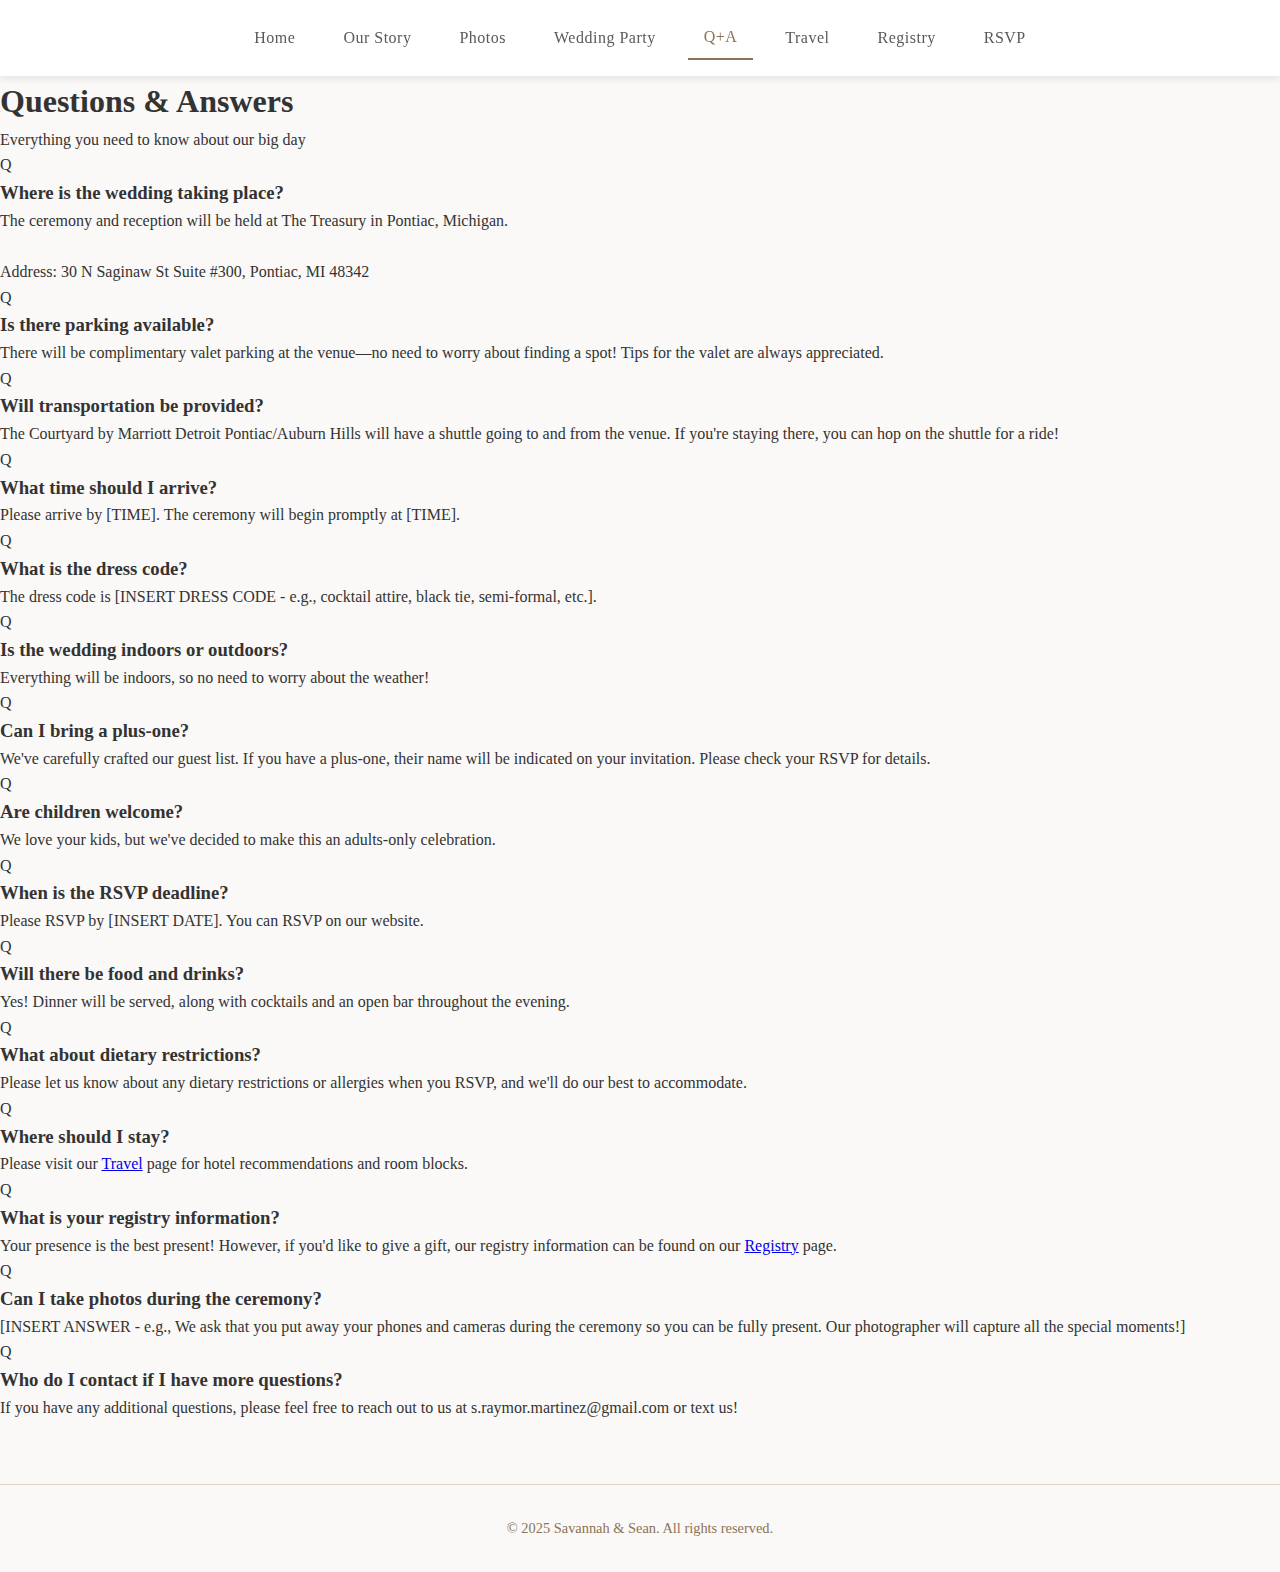
<file: qa.html>
<!DOCTYPE html>
<html lang="en">
<head>
    <meta charset="UTF-8">
    <meta name="viewport" content="width=device-width, initial-scale=1.0">
    <title>Q&A | Savannah & Sean</title>
    
    <!-- Open Graph / Facebook / iMessage -->
    <meta property="og:type" content="website">
    <meta property="og:url" content="https://savandsean.com/qa.html">
    <meta property="og:title" content="Q&A | Savannah & Sean">
    <meta property="og:description" content="Frequently asked questions about our wedding on September 5, 2026">
    <meta property="og:image" content="https://savandsean.com/media/apppreview.jpeg">
    <meta property="og:image:width" content="1200">
    <meta property="og:image:height" content="630">
    
    <!-- Twitter / iMessage -->
    <meta name="twitter:card" content="summary_large_image">
    <meta name="twitter:url" content="https://savandsean.com/qa.html">
    <meta name="twitter:title" content="Q&A | Savannah & Sean">
    <meta name="twitter:description" content="Frequently asked questions about our wedding on September 5, 2026">
    <meta name="twitter:image" content="https://savandsean.com/media/apppreview.jpeg">
    
    <link rel="stylesheet" href="styles.css">
</head>
<body>
    <!-- Navigation Header -->
    <div class="nav-overlay" id="navOverlay"></div>
    <nav class="navbar">
        <div class="nav-container">
            <div class="nav-brand">Savannah & Sean</div>
            <button class="nav-toggle" id="navToggle" aria-label="Toggle navigation">
                <span class="hamburger"></span>
                <span class="hamburger"></span>
                <span class="hamburger"></span>
            </button>
            <ul class="nav-menu" id="navMenu">
                <li class="nav-item"><a href="index.html" class="nav-link">Home</a></li>
                <li class="nav-item"><a href="ourstory.html" class="nav-link">Our Story</a></li>
                <li class="nav-item"><a href="photos.html" class="nav-link">Photos</a></li>
                <li class="nav-item"><a href="party.html" class="nav-link">Wedding Party</a></li>
                <li class="nav-item"><a href="qa.html" class="nav-link active">Q+A</a></li>
                <li class="nav-item"><a href="#" class="nav-link">Travel</a></li>
                <li class="nav-item"><a href="https://withjoy.com/savannah-s-and-sean/registry" class="nav-link" target="_blank" rel="noopener noreferrer">Registry</a></li>
                <li class="nav-item"><a href="rsvp.html" class="nav-link">RSVP</a></li>
            </ul>
        </div>
    </nav>

    <!-- Q&A Section -->
    <main class="qa-section">
        <div class="qa-container">
            <h1 class="qa-title">Questions & Answers</h1>
            <p class="qa-subtitle">Everything you need to know about our big day</p>

            <div class="qa-list">

                <!-- Question 1 -->
                <div class="qa-item">
                    <div class="question">
                        <span class="question-icon">Q</span>
                        <h3 class="question-text">Where is the wedding taking place?</h3>
                    </div>
                    <div class="answer">
                        <p>The ceremony and reception will be held at The Treasury in Pontiac, Michigan. <br><br>Address: 30 N Saginaw St Suite #300, Pontiac, MI 48342</p>
                    </div>
                </div>

                <!-- Question 2 -->
                <div class="qa-item">
                    <div class="question">
                        <span class="question-icon">Q</span>
                        <h3 class="question-text">Is there parking available?</h3>
                    </div>
                    <div class="answer">
                        <p>There will be complimentary valet parking at the venue—no need to worry about finding a spot! Tips for the valet are always appreciated.</p>
                    </div>
                </div>

                <!-- Question 3 -->
                <div class="qa-item">
                    <div class="question">
                        <span class="question-icon">Q</span>
                        <h3 class="question-text">Will transportation be provided?</h3>
                    </div>
                    <div class="answer">
                        <p>The Courtyard by Marriott Detroit Pontiac/Auburn Hills will have a shuttle going to and from the venue. If you're staying there, you can hop on the shuttle for a ride!</p>
                    </div>
                </div>

                <!-- Question 4 -->
                <div class="qa-item">
                    <div class="question">
                        <span class="question-icon">Q</span>
                        <h3 class="question-text">What time should I arrive?</h3>
                    </div>
                    <div class="answer">
                        <p>Please arrive by [TIME]. The ceremony will begin promptly at [TIME].</p>
                    </div>
                </div>

                <!-- Question 5 -->
                <div class="qa-item">
                    <div class="question">
                        <span class="question-icon">Q</span>
                        <h3 class="question-text">What is the dress code?</h3>
                    </div>
                    <div class="answer">
                        <p>The dress code is [INSERT DRESS CODE - e.g., cocktail attire, black tie, semi-formal, etc.].</p>
                    </div>
                </div>

                <!-- Question 6 -->
                <div class="qa-item">
                    <div class="question">
                        <span class="question-icon">Q</span>
                        <h3 class="question-text">Is the wedding indoors or outdoors?</h3>
                    </div>
                    <div class="answer">
                        <p>Everything will be indoors, so no need to worry about the weather!</p>
                    </div>
                </div>

                <!-- Question 7 -->
                <div class="qa-item">
                    <div class="question">
                        <span class="question-icon">Q</span>
                        <h3 class="question-text">Can I bring a plus-one?</h3>
                    </div>
                    <div class="answer">
                        <p>We've carefully crafted our guest list. If you have a plus-one, their name will be indicated on your invitation. Please check your RSVP for details.</p>
                    </div>
                </div>

                <!-- Question 8 -->
                <div class="qa-item">
                    <div class="question">
                        <span class="question-icon">Q</span>
                        <h3 class="question-text">Are children welcome?</h3>
                    </div>
                    <div class="answer">
                        <p>We love your kids, but we've decided to make this an adults-only celebration.</p>
                    </div>
                </div>

                <!-- Question 9 -->
                <div class="qa-item">
                    <div class="question">
                        <span class="question-icon">Q</span>
                        <h3 class="question-text">When is the RSVP deadline?</h3>
                    </div>
                    <div class="answer">
                        <p>Please RSVP by [INSERT DATE]. You can RSVP on our website.</p>
                    </div>
                </div>

                <!-- Question 10 -->
                <div class="qa-item">
                    <div class="question">
                        <span class="question-icon">Q</span>
                        <h3 class="question-text">Will there be food and drinks?</h3>
                    </div>
                    <div class="answer">
                        <p>Yes! Dinner will be served, along with cocktails and an open bar throughout the evening.</p>
                    </div>
                </div>

                <!-- Question 11 -->
                <div class="qa-item">
                    <div class="question">
                        <span class="question-icon">Q</span>
                        <h3 class="question-text">What about dietary restrictions?</h3>
                    </div>
                    <div class="answer">
                        <p>Please let us know about any dietary restrictions or allergies when you RSVP, and we'll do our best to accommodate.</p>
                    </div>
                </div>

                <!-- Question 12 -->
                <div class="qa-item">
                    <div class="question">
                        <span class="question-icon">Q</span>
                        <h3 class="question-text">Where should I stay?</h3>
                    </div>
                    <div class="answer">
                        <p>Please visit our <a href="#" class="inline-link">Travel</a> page for hotel recommendations and room blocks.</p>
                    </div>
                </div>

                <!-- Question 13 -->
                <div class="qa-item">
                    <div class="question">
                        <span class="question-icon">Q</span>
                        <h3 class="question-text">What is your registry information?</h3>
                    </div>
                    <div class="answer">
                        <p>Your presence is the best present! However, if you'd like to give a gift, our registry information can be found on our <a href="https://withjoy.com/savannah-s-and-sean/registry" class="inline-link" target="_blank" rel="noopener noreferrer">Registry</a> page.</p>
                    </div>
                </div>

                <!-- Question 14 -->
                <div class="qa-item">
                    <div class="question">
                        <span class="question-icon">Q</span>
                        <h3 class="question-text">Can I take photos during the ceremony?</h3>
                    </div>
                    <div class="answer">
                        <p>[INSERT ANSWER - e.g., We ask that you put away your phones and cameras during the ceremony so you can be fully present. Our photographer will capture all the special moments!]</p>
                    </div>
                </div>

                <!-- Question 15 -->
                <div class="qa-item">
                    <div class="question">
                        <span class="question-icon">Q</span>
                        <h3 class="question-text">Who do I contact if I have more questions?</h3>
                    </div>
                    <div class="answer">
                        <p>If you have any additional questions, please feel free to reach out to us at s.raymor.martinez@gmail.com or text us!</p>
                    </div>
                </div>
            </div>
        </div>
    </main>

    <!-- Footer -->
    <footer class="footer">
        <p>&copy; 2025 Savannah & Sean. All rights reserved.</p>
    </footer>

    <!-- Mobile Navigation Script -->
    <script>
        document.addEventListener('DOMContentLoaded', function() {
            const navToggle = document.getElementById('navToggle');
            const navMenu = document.getElementById('navMenu');
            const navOverlay = document.getElementById('navOverlay');
            
            function closeMenu() {
                if (navToggle) navToggle.classList.remove('active');
                if (navMenu) navMenu.classList.remove('active');
                if (navOverlay) navOverlay.classList.remove('active');
            }
            
            if (navToggle && navMenu) {
                navToggle.addEventListener('click', function() {
                    navToggle.classList.toggle('active');
                    navMenu.classList.toggle('active');
                    if (navOverlay) navOverlay.classList.toggle('active');
                });
                
                // Close menu when clicking on overlay
                if (navOverlay) {
                    navOverlay.addEventListener('click', closeMenu);
                }
                
                // Close menu when clicking on a link
                const navLinks = document.querySelectorAll('.nav-link');
                navLinks.forEach(link => {
                    link.addEventListener('click', closeMenu);
                });
                
                // Close menu when clicking outside
                document.addEventListener('click', function(event) {
                    const isClickInsideNav = navMenu.contains(event.target) || navToggle.contains(event.target);
                    if (!isClickInsideNav && navMenu.classList.contains('active')) {
                        closeMenu();
                    }
                });
            }
        });
    </script>
</body>
</html>
</file>
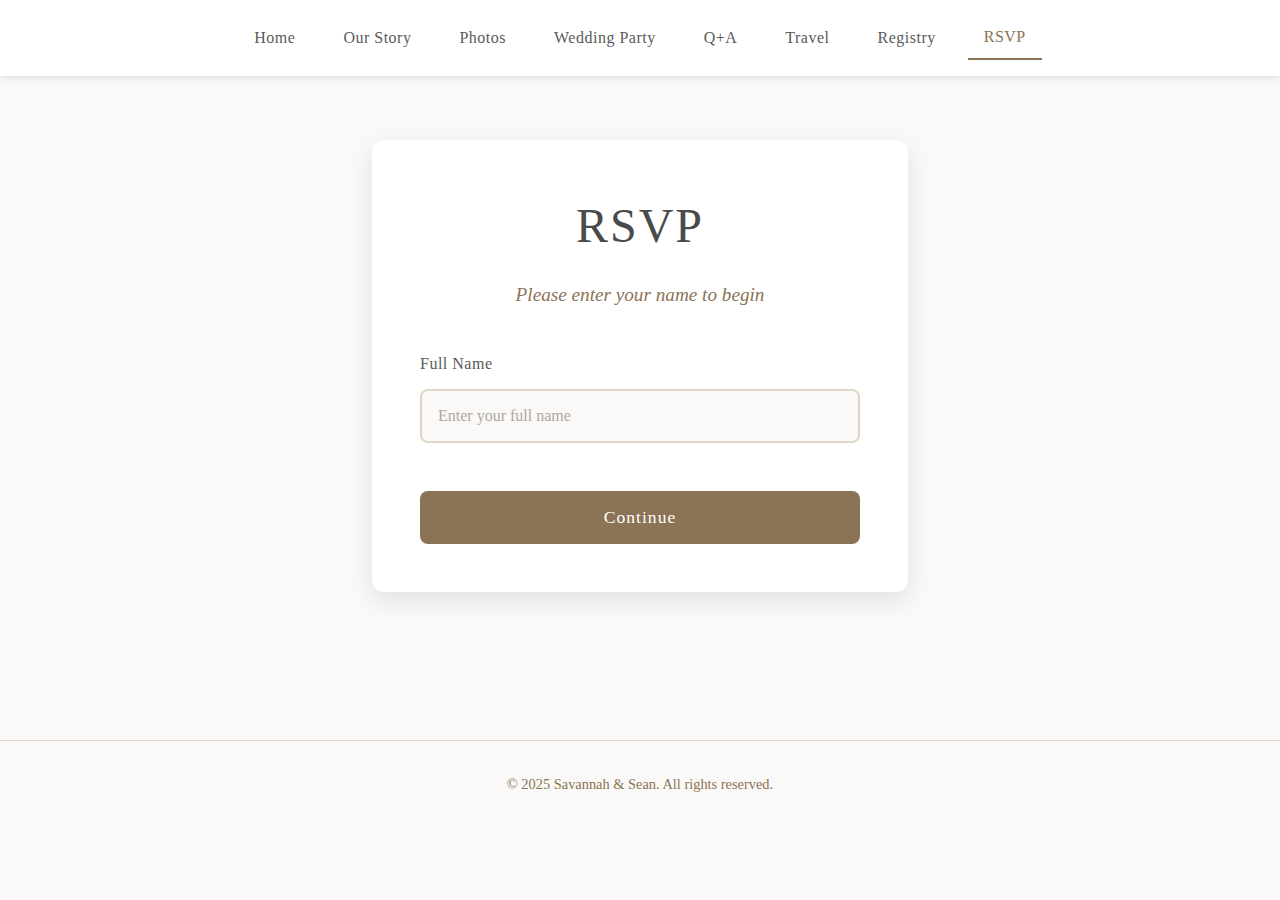
<file: rsvp.html>
<!DOCTYPE html>
<html lang="en">
<head>
    <meta charset="UTF-8">
    <meta name="viewport" content="width=device-width, initial-scale=1.0">
    <title>RSVP | Savannah & Sean</title>
    <link rel="stylesheet" href="styles.css">
</head>
<body>
    <!-- Navigation Header -->
    <nav class="navbar">
        <div class="nav-container">
            <ul class="nav-menu">
                <li class="nav-item"><a href="index.html" class="nav-link">Home</a></li>
                <li class="nav-item"><a href="#" class="nav-link">Our Story</a></li>
                <li class="nav-item"><a href="#" class="nav-link">Photos</a></li>
                <li class="nav-item"><a href="#" class="nav-link">Wedding Party</a></li>
                <li class="nav-item"><a href="#" class="nav-link">Q+A</a></li>
                <li class="nav-item"><a href="#" class="nav-link">Travel</a></li>
                <li class="nav-item"><a href="#" class="nav-link">Registry</a></li>
                <li class="nav-item"><a href="rsvp.html" class="nav-link active">RSVP</a></li>
            </ul>
        </div>
    </nav>

    <!-- RSVP Section -->
    <main class="rsvp-section">
        <div class="rsvp-container">
            <div class="rsvp-content">
                <h1 class="rsvp-title">RSVP</h1>
                <p class="rsvp-subtitle">Please enter your name to begin</p>
                
                <form class="rsvp-form" id="rsvpForm">
                    <div class="form-group">
                        <label for="guestName" class="form-label">Full Name</label>
                        <input 
                            type="text" 
                            id="guestName" 
                            name="guestName" 
                            class="form-input" 
                            placeholder="Enter your full name"
                            required
                        >
                    </div>
                    
                    <button type="submit" class="submit-btn">Continue</button>
                </form>
            </div>
        </div>
    </main>

    <!-- Footer -->
    <footer class="footer">
        <p>&copy; 2025 Savannah & Sean. All rights reserved.</p>
    </footer>

    <script src="rsvp.js"></script>
</body>
</html>
</file>
<file: styles.css>
/* Reset and Base Styles */
* {
    margin: 0;
    padding: 0;
    box-sizing: border-box;
}

body {
    font-family: 'Georgia', 'Times New Roman', serif;
    line-height: 1.6;
    color: #333;
    background-color: #faf9f7;
}

/* Navigation Bar */
.navbar {
    background-color: #fff;
    box-shadow: 0 2px 8px rgba(0, 0, 0, 0.1);
    position: sticky;
    top: 0;
    z-index: 1000;
    padding: 1rem 0;
}

.nav-container {
    max-width: 1200px;
    margin: 0 auto;
    padding: 0 2rem;
    display: flex;
    justify-content: space-between;
    align-items: center;
}

.nav-brand {
    font-size: 1.5rem;
    font-weight: 500;
    color: #8b7355;
    letter-spacing: 1px;
    display: none; /* Hidden on desktop, shown on mobile */
}

.nav-toggle {
    display: none; /* Hidden on desktop */
    background: none;
    border: none;
    cursor: pointer;
    padding: 0.5rem;
    z-index: 1001;
}

.hamburger {
    display: block;
    width: 25px;
    height: 3px;
    background-color: #5a5a5a;
    margin: 5px 0;
    transition: all 0.3s ease;
    border-radius: 3px;
}

.nav-toggle.active .hamburger:nth-child(1) {
    transform: rotate(45deg) translate(8px, 8px);
}

.nav-toggle.active .hamburger:nth-child(2) {
    opacity: 0;
}

.nav-toggle.active .hamburger:nth-child(3) {
    transform: rotate(-45deg) translate(7px, -7px);
}

.nav-menu {
    display: flex;
    justify-content: center;
    align-items: center;
    list-style: none;
    flex-wrap: wrap;
    gap: 1rem;
    flex: 1;
}

.nav-item {
    margin: 0;
}

.nav-link {
    text-decoration: none;
    color: #5a5a5a;
    font-size: 1rem;
    font-weight: 500;
    padding: 0.5rem 1rem;
    transition: color 0.3s ease;
    letter-spacing: 0.5px;
    display: block;
}

.nav-link:hover {
    color: #8b7355;
}

.nav-link.active {
    color: #8b7355;
    border-bottom: 2px solid #8b7355;
}

/* Mobile Menu Overlay */
.nav-overlay {
    display: none;
    position: fixed;
    top: 0;
    left: 0;
    width: 100%;
    height: 100%;
    background-color: rgba(0, 0, 0, 0.5);
    z-index: 999;
    opacity: 0;
    transition: opacity 0.3s ease;
}

.nav-overlay.active {
    display: block;
    opacity: 1;
}

/* Hero Section */
.hero-section {
    max-width: 1200px;
    margin: 0 auto;
    padding: 4rem 2rem;
    text-align: center;
}

.hero-content {
    margin-bottom: 3rem;
    animation: fadeIn 1s ease-in;
}

.subtitle {
    font-size: 1.5rem;
    font-weight: 300;
    color: #8b7355;
    margin-bottom: 1rem;
    font-style: italic;
    letter-spacing: 1px;
}

.couple-names {
    font-size: 4rem;
    font-weight: 400;
    color: #4a4a4a;
    margin-bottom: 1.5rem;
    font-family: 'Georgia', serif;
    letter-spacing: 2px;
}

.wedding-details {
    font-size: 1.3rem;
    color: #6a6a6a;
    font-weight: 300;
    letter-spacing: 1px;
}

/* Photo Container */
.photo-container {
    display: flex;
    justify-content: center;
    align-items: center;
    margin-top: 3rem;
}

.photo-placeholder {
    width: 100%;
    max-width: 600px;
    height: 600px;
    background: linear-gradient(135deg, #e8dcd0 0%, #d4c4b8 100%);
    border-radius: 8px;
    display: flex;
    justify-content: center;
    align-items: center;
    box-shadow: 0 8px 24px rgba(0, 0, 0, 0.15);
    transition: transform 0.3s ease;
}

.photo-placeholder:hover {
    transform: scale(1.02);
}

.photo-placeholder p {
    font-size: 1.5rem;
    color: #8b7355;
    font-style: italic;
}

/* When you add an actual photo, use this style */
.photo-placeholder img {
    width: 100%;
    height: 100%;
    object-fit: cover;
    border-radius: 8px;
}

/* Footer */
.footer {
    text-align: center;
    padding: 2rem;
    margin-top: 4rem;
    color: #8b7355;
    font-size: 0.9rem;
    border-top: 1px solid #e0d5c7;
}

/* Animation */
@keyframes fadeIn {
    from {
        opacity: 0;
        transform: translateY(-20px);
    }
    to {
        opacity: 1;
        transform: translateY(0);
    }
}

/* Responsive Design */
@media (max-width: 768px) {
    .couple-names {
        font-size: 2.5rem;
    }

    .subtitle {
        font-size: 1.2rem;
    }

    .wedding-details {
        font-size: 1.1rem;
    }

    .nav-brand {
        display: block;
    }

    .nav-toggle {
        display: block;
    }

    .nav-menu {
        position: fixed;
        right: -100%;
        top: 0;
        flex-direction: column;
        flex-wrap: nowrap;
        background-color: #fff;
        width: 70%;
        max-width: 300px;
        height: 100vh;
        height: 100dvh; /* Dynamic viewport height for mobile browsers */
        padding: 5rem 1.5rem 2rem;
        box-shadow: -2px 0 8px rgba(0, 0, 0, 0.1);
        transition: right 0.3s ease;
        overflow-y: auto;
        overflow-x: hidden;
        -webkit-overflow-scrolling: touch; /* Smooth scrolling on iOS */
        gap: 0;
        z-index: 1002;
        justify-content: flex-start;
    }

    .nav-menu.active {
        right: 0;
    }

    .nav-item {
        width: 100%;
        flex-shrink: 0;
        border-bottom: 1px solid #f0f0f0;
    }

    .nav-link {
        font-size: 1.05rem;
        padding: 0.9rem 1rem;
        width: 100%;
        text-align: left;
        box-sizing: border-box;
    }

    .nav-link.active {
        border-bottom: none;
        background-color: #faf9f7;
    }

    .photo-placeholder {
        height: 400px;
    }

    .hero-section {
        padding: 2rem 1rem;
    }
}

@media (max-width: 480px) {
    .couple-names {
        font-size: 2rem;
    }

    .nav-menu {
        width: 80%;
        padding: 4rem 1rem 2rem;
    }

    .nav-link {
        font-size: 0.95rem;
        padding: 0.75rem 0.8rem;
    }

    .photo-placeholder {
        height: 300px;
    }
}

/* Extra small devices */
@media (max-width: 375px) {
    .nav-menu {
        padding: 4rem 0.8rem 1.5rem;
    }

    .nav-link {
        font-size: 0.9rem;
        padding: 0.65rem 0.7rem;
    }

    .nav-brand {
        font-size: 1.2rem;
    }
}

/* Landscape phones / short screens */
@media (max-height: 600px) and (max-width: 768px) {
    .nav-menu {
        padding: 3.5rem 1rem 1rem;
    }

    .nav-link {
        font-size: 0.9rem;
        padding: 0.6rem 0.8rem;
    }
}

/* RSVP Page Styles */
.rsvp-section {
    max-width: 600px;
    margin: 0 auto;
    padding: 4rem 2rem;
    min-height: calc(100vh - 300px);
}

.rsvp-container {
    background: #fff;
    border-radius: 12px;
    box-shadow: 0 8px 24px rgba(0, 0, 0, 0.1);
    padding: 3rem;
    animation: fadeIn 0.8s ease-in;
}

.rsvp-content {
    text-align: center;
}

.rsvp-title {
    font-size: 3rem;
    font-weight: 400;
    color: #4a4a4a;
    margin-bottom: 1rem;
    font-family: 'Georgia', serif;
    letter-spacing: 2px;
}

.rsvp-subtitle {
    font-size: 1.2rem;
    color: #8b7355;
    margin-bottom: 2.5rem;
    font-style: italic;
}

.rsvp-form {
    text-align: left;
}

.form-group {
    margin-bottom: 2rem;
}

.form-label {
    display: block;
    font-size: 1rem;
    color: #5a5a5a;
    margin-bottom: 0.75rem;
    font-weight: 500;
    letter-spacing: 0.5px;
}

.form-input {
    width: 100%;
    padding: 1rem;
    font-size: 1rem;
    border: 2px solid #e0d5c7;
    border-radius: 8px;
    font-family: 'Georgia', serif;
    transition: border-color 0.3s ease, box-shadow 0.3s ease;
    background-color: #faf9f7;
}

.form-input:focus {
    outline: none;
    border-color: #8b7355;
    box-shadow: 0 0 0 3px rgba(139, 115, 85, 0.1);
}

.form-input::placeholder {
    color: #b0a89f;
}

.submit-btn {
    width: 100%;
    padding: 1rem 2rem;
    font-size: 1.1rem;
    font-weight: 500;
    color: #fff;
    background-color: #8b7355;
    border: none;
    border-radius: 8px;
    cursor: pointer;
    transition: background-color 0.3s ease, transform 0.2s ease;
    letter-spacing: 1px;
    font-family: 'Georgia', serif;
    margin-top: 1rem;
}

.submit-btn:hover {
    background-color: #6f5a43;
    transform: translateY(-2px);
    box-shadow: 0 4px 12px rgba(139, 115, 85, 0.3);
}

.submit-btn:active {
    transform: translateY(0);
}

.submit-btn:disabled {
    background-color: #c9b9a8;
    cursor: not-allowed;
    opacity: 0.6;
}

.submit-btn:disabled:hover {
    transform: none;
    box-shadow: none;
    background-color: #c9b9a8;
}

/* RSVP Page Responsive */
@media (max-width: 768px) {
    .rsvp-container {
        padding: 2rem;
    }

    .rsvp-title {
        font-size: 2.5rem;
    }

    .rsvp-subtitle {
        font-size: 1.1rem;
    }
}

@media (max-width: 480px) {
    .rsvp-section {
        padding: 2rem 1rem;
    }

    .rsvp-container {
        padding: 1.5rem;
    }

    .rsvp-title {
        font-size: 2rem;
    }
    
    .help-section {
        padding: 1rem;
    }
    
    .help-text {
        font-size: 0.9rem;
    }
    
    .help-link {
        font-size: 0.9rem;
        padding: 0.6rem 1.2rem;
    }
}

/* Additional RSVP Form Elements */
.form-textarea {
    resize: vertical;
    min-height: 80px;
    font-family: 'Georgia', serif;
}

.guest-info {
    background-color: #faf9f7;
    padding: 1.5rem;
    border-radius: 8px;
    margin-bottom: 2rem;
    border: 1px solid #e0d5c7;
}

.guest-info p {
    margin: 0.5rem 0;
    color: #5a5a5a;
    font-size: 0.95rem;
}

.guest-info strong {
    color: #4a4a4a;
    margin-right: 0.5rem;
}

.error-message {
    display: none;
    margin-top: 1rem;
    padding: 1rem;
    background-color: #f8d7da;
    color: #721c24;
    border: 1px solid #f5c6cb;
    border-radius: 8px;
    font-size: 0.95rem;
}

.success-message {
    font-size: 1.1rem;
    color: #5a5a5a;
    margin: 2rem 0;
    line-height: 1.8;
}

.back-btn {
    width: 100%;
    padding: 1rem 2rem;
    font-size: 1rem;
    font-weight: 500;
    color: #8b7355;
    background-color: transparent;
    border: 2px solid #8b7355;
    border-radius: 8px;
    cursor: pointer;
    transition: all 0.3s ease;
    letter-spacing: 1px;
    font-family: 'Georgia', serif;
    margin-top: 1rem;
}

.back-btn:hover {
    background-color: #faf9f7;
    color: #6f5a43;
    border-color: #6f5a43;
}

select.form-input {
    cursor: pointer;
    appearance: none;
    background-image: url("data:image/svg+xml;charset=UTF-8,%3csvg xmlns='http://www.w3.org/2000/svg' viewBox='0 0 24 24' fill='none' stroke='%238b7355' stroke-width='2' stroke-linecap='round' stroke-linejoin='round'%3e%3cpolyline points='6 9 12 15 18 9'%3e%3c/polyline%3e%3c/svg%3e");
    background-repeat: no-repeat;
    background-position: right 1rem center;
    background-size: 1.2em;
    padding-right: 3rem;
}

/* Guest Selection Styles */
.guest-list {
    display: flex;
    flex-direction: column;
    gap: 1rem;
    margin-bottom: 2rem;
}

.guest-card-display {
    background-color: #fff;
    border: 2px solid #e0d5c7;
    border-radius: 8px;
    padding: 1.5rem;
    cursor: pointer;
    transition: all 0.3s ease;
    position: relative;
}

.guest-card-display:hover {
    border-color: #8b7355;
    box-shadow: 0 4px 12px rgba(139, 115, 85, 0.2);
    transform: translateY(-2px);
}

.guest-card-display.selected {
    border-color: #8b7355;
    background-color: #f9f5f1;
    box-shadow: 0 4px 12px rgba(139, 115, 85, 0.3);
}

.guest-card-display.selected::before {
    content: '✓';
    position: absolute;
    top: 1rem;
    right: 1rem;
    width: 30px;
    height: 30px;
    background-color: #8b7355;
    color: white;
    border-radius: 50%;
    display: flex;
    align-items: center;
    justify-content: center;
    font-weight: bold;
    font-size: 1.2rem;
}

.guest-name {
    font-size: 1.3rem;
    color: #4a4a4a;
    margin: 0 0 0.5rem 0;
    font-weight: 500;
}

.guest-details {
    font-size: 0.95rem;
    color: #6a6a6a;
    margin: 0.25rem 0;
}

.guest-details:empty {
    display: none;
}

.guest-plus-one {
    font-size: 0.9rem;
    color: #8b7355;
    margin: 0.5rem 0 0 0;
    font-style: italic;
    font-weight: 500;
}

/* Guest Section Styling */
.guest-section {
    margin-bottom: 2.5rem;
    padding-bottom: 2rem;
    border-bottom: 1px solid #e0d5c7;
}

.guest-section:last-of-type {
    border-bottom: none;
}

.section-title {
    font-size: 1.5rem;
    color: #8b7355;
    margin-bottom: 1rem;
    font-weight: 500;
    font-family: 'Georgia', serif;
}

.form-hint {
    display: block;
    font-size: 0.85rem;
    color: #8b7355;
    margin-top: 0.5rem;
    font-style: italic;
}

/* Help Section Styles */
.help-section {
    text-align: center;
    margin-top: 2rem;
    padding: 1.5rem;
}

.help-text {
    font-size: 1rem;
    color: #6a6a6a;
    margin-bottom: 1rem;
}

.help-link {
    display: inline-flex;
    align-items: center;
    gap: 0.75rem;
    padding: 0.75rem 1.5rem;
    background-color: #8b7355;
    border-radius: 25px;
    text-decoration: none;
    transition: all 0.3s ease;
    color: #fff;
}

.help-link:hover {
    background-color: #6f5a43;
    transform: translateY(-2px);
    box-shadow: 0 4px 12px rgba(139, 115, 85, 0.3);
}

.help-icon {
    display: inline-flex;
    align-items: center;
    justify-content: center;
    width: 24px;
    height: 24px;
    background-color: rgba(255, 255, 255, 0.2);
    border-radius: 50%;
    color: #fff;
    font-size: 1rem;
    font-weight: bold;
    font-family: 'Georgia', serif;
    line-height: 1;
}

.help-label {
    font-size: 1rem;
    font-weight: 500;
    letter-spacing: 0.5px;
}

/* Guest Selection Instructions */
.selection-instructions {
    font-size: 0.95rem;
    color: #8b7355;
    margin-bottom: 1.5rem;
    padding: 1rem;
    background-color: #f9f5f1;
    border-radius: 8px;
    border-left: 4px solid #8b7355;
    text-align: left;
}

/* Our Story Page Styles */
.story-section {
    max-width: 1000px;
    margin: 0 auto;
    padding: 4rem 2rem;
    min-height: calc(100vh - 300px);
}

.story-container {
    width: 100%;
}

.story-title {
    font-size: 3rem;
    font-weight: 400;
    color: #8b7355;
    text-align: center;
    margin-bottom: 0.5rem;
    letter-spacing: 2px;
}

.story-subtitle {
    font-size: 1.3rem;
    font-weight: 300;
    color: #6a6a6a;
    text-align: center;
    margin-bottom: 3rem;
    font-style: italic;
}

.story-block {
    margin-bottom: 3rem;
}

.story-row {
    margin-bottom: 1.5rem;
}

.story-row.photo-left,
.story-row.photo-right {
    display: grid;
    grid-template-columns: 1fr 1fr;
    gap: 2rem;
    align-items: center;
}

.story-row.full-width {
    width: 100%;
}

.story-photo {
    width: 100%;
    height: 100%;
    overflow: hidden;
    border-radius: 12px;
    box-shadow: 0 4px 12px rgba(0, 0, 0, 0.1);
    transition: transform 0.3s ease, box-shadow 0.3s ease;
}

.story-photo:hover {
    transform: translateY(-4px);
    box-shadow: 0 8px 20px rgba(0, 0, 0, 0.15);
}

.story-photo img {
    width: 100%;
    height: 100%;
    object-fit: cover;
    display: block;
    aspect-ratio: 4 / 3;
}

.story-text {
    padding: 1rem;
}

.story-text p,
.story-row.full-width p {
    font-size: 1.1rem;
    line-height: 1.8;
    color: #4a4a4a;
    margin-bottom: 1rem;
    text-align: justify;
}

.story-row.full-width p {
    padding: 0 1rem;
}

.story-closing {
    text-align: center;
    margin-top: 4rem;
    margin-bottom: 2rem;
}

.closing-text {
    font-size: 1.5rem;
    font-weight: 400;
    color: #8b7355;
    font-style: italic;
    letter-spacing: 1px;
}

/* Story Page Responsive Design */
@media (max-width: 768px) {
    .story-section {
        padding: 3rem 1.5rem;
    }

    .story-title {
        font-size: 2.2rem;
    }

    .story-subtitle {
        font-size: 1.1rem;
    }

    .story-row.photo-left,
    .story-row.photo-right {
        grid-template-columns: 1fr;
        gap: 1.5rem;
    }

    .story-row.photo-right .story-photo {
        order: 1;
    }

    .story-row.photo-right .story-text {
        order: 2;
    }

    .story-text p,
    .story-row.full-width p {
        font-size: 1rem;
        text-align: left;
    }

    .story-row.full-width p {
        padding: 0;
    }

    .closing-text {
        font-size: 1.2rem;
    }
}

@media (max-width: 480px) {
    .story-section {
        padding: 2rem 1rem;
    }

    .story-title {
        font-size: 1.8rem;
    }

    .story-subtitle {
        font-size: 1rem;
    }

    .story-block {
        margin-bottom: 2rem;
    }

    .story-row {
        margin-bottom: 1rem;
    }

    .story-text {
        padding: 0.5rem;
    }

    .story-text p,
    .story-row.full-width p {
        font-size: 0.95rem;
        line-height: 1.7;
    }

    .closing-text {
        font-size: 1.1rem;
    }
}
</file>
